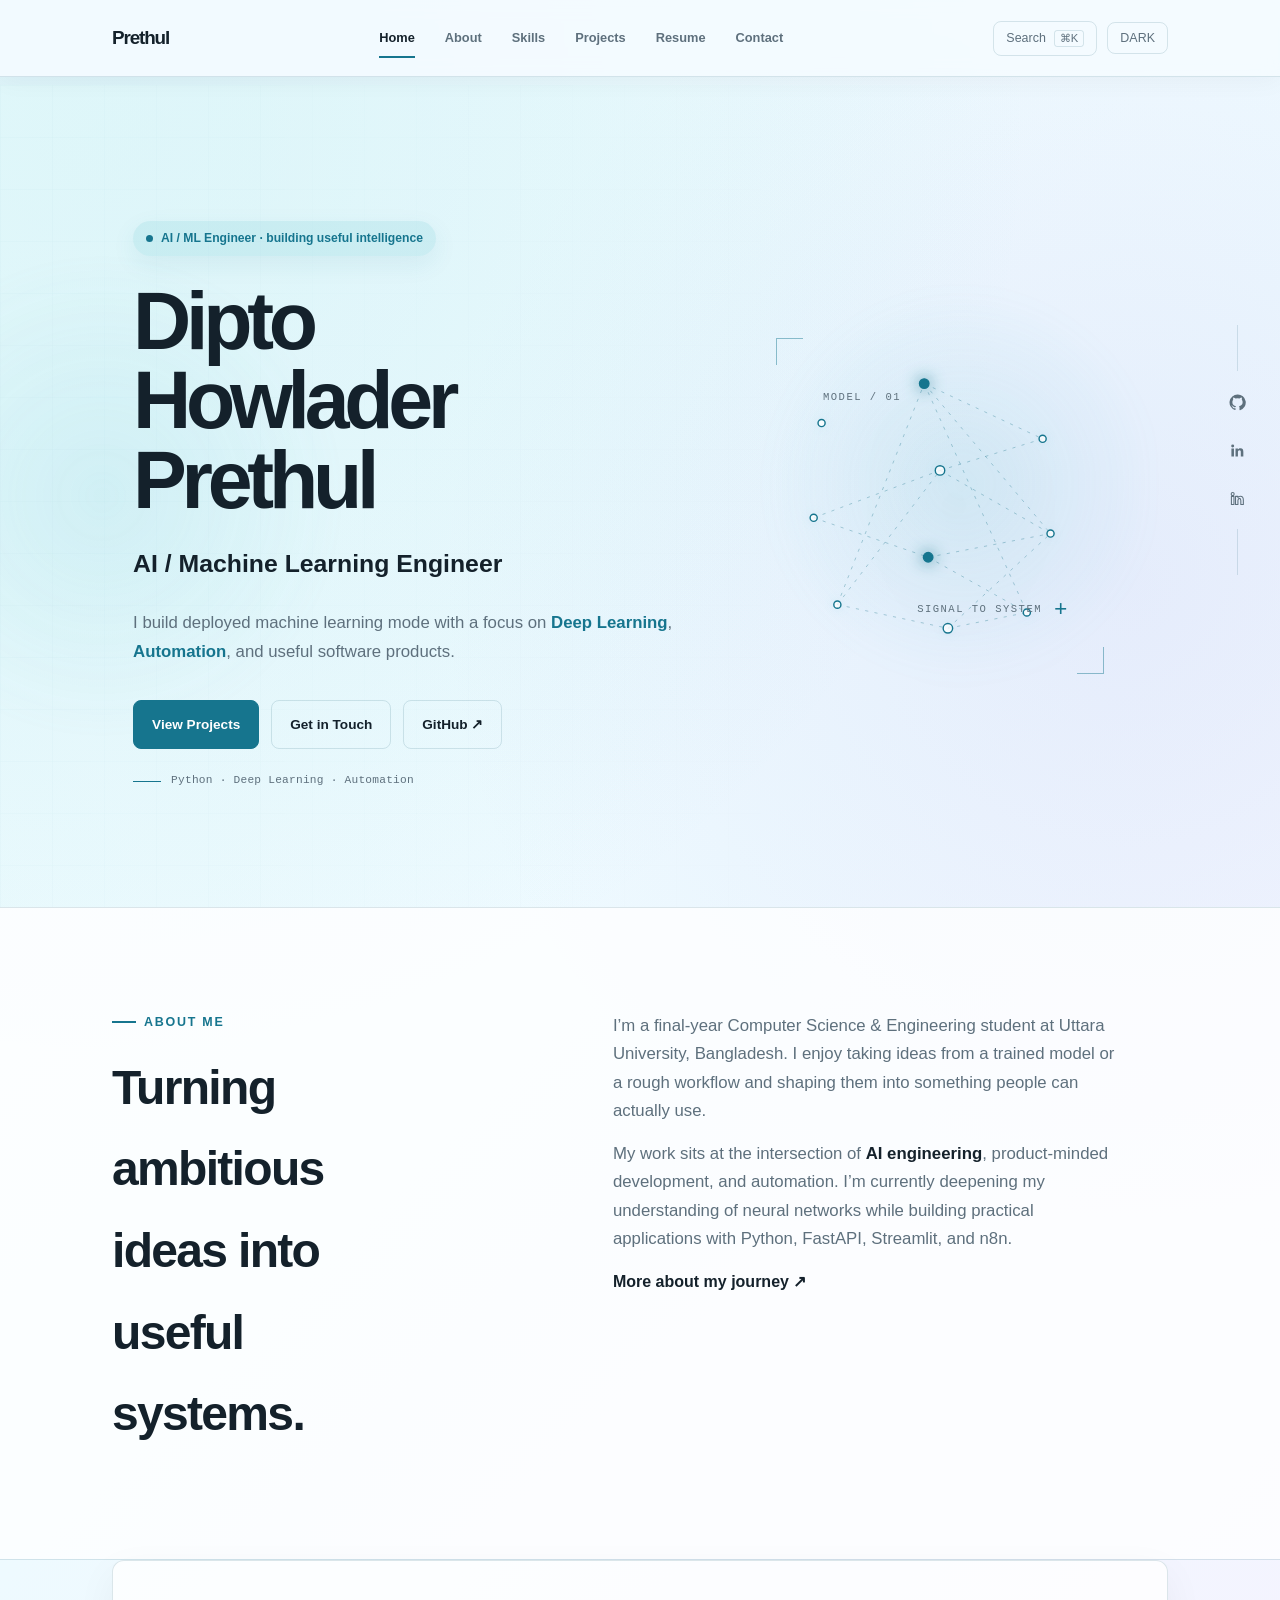
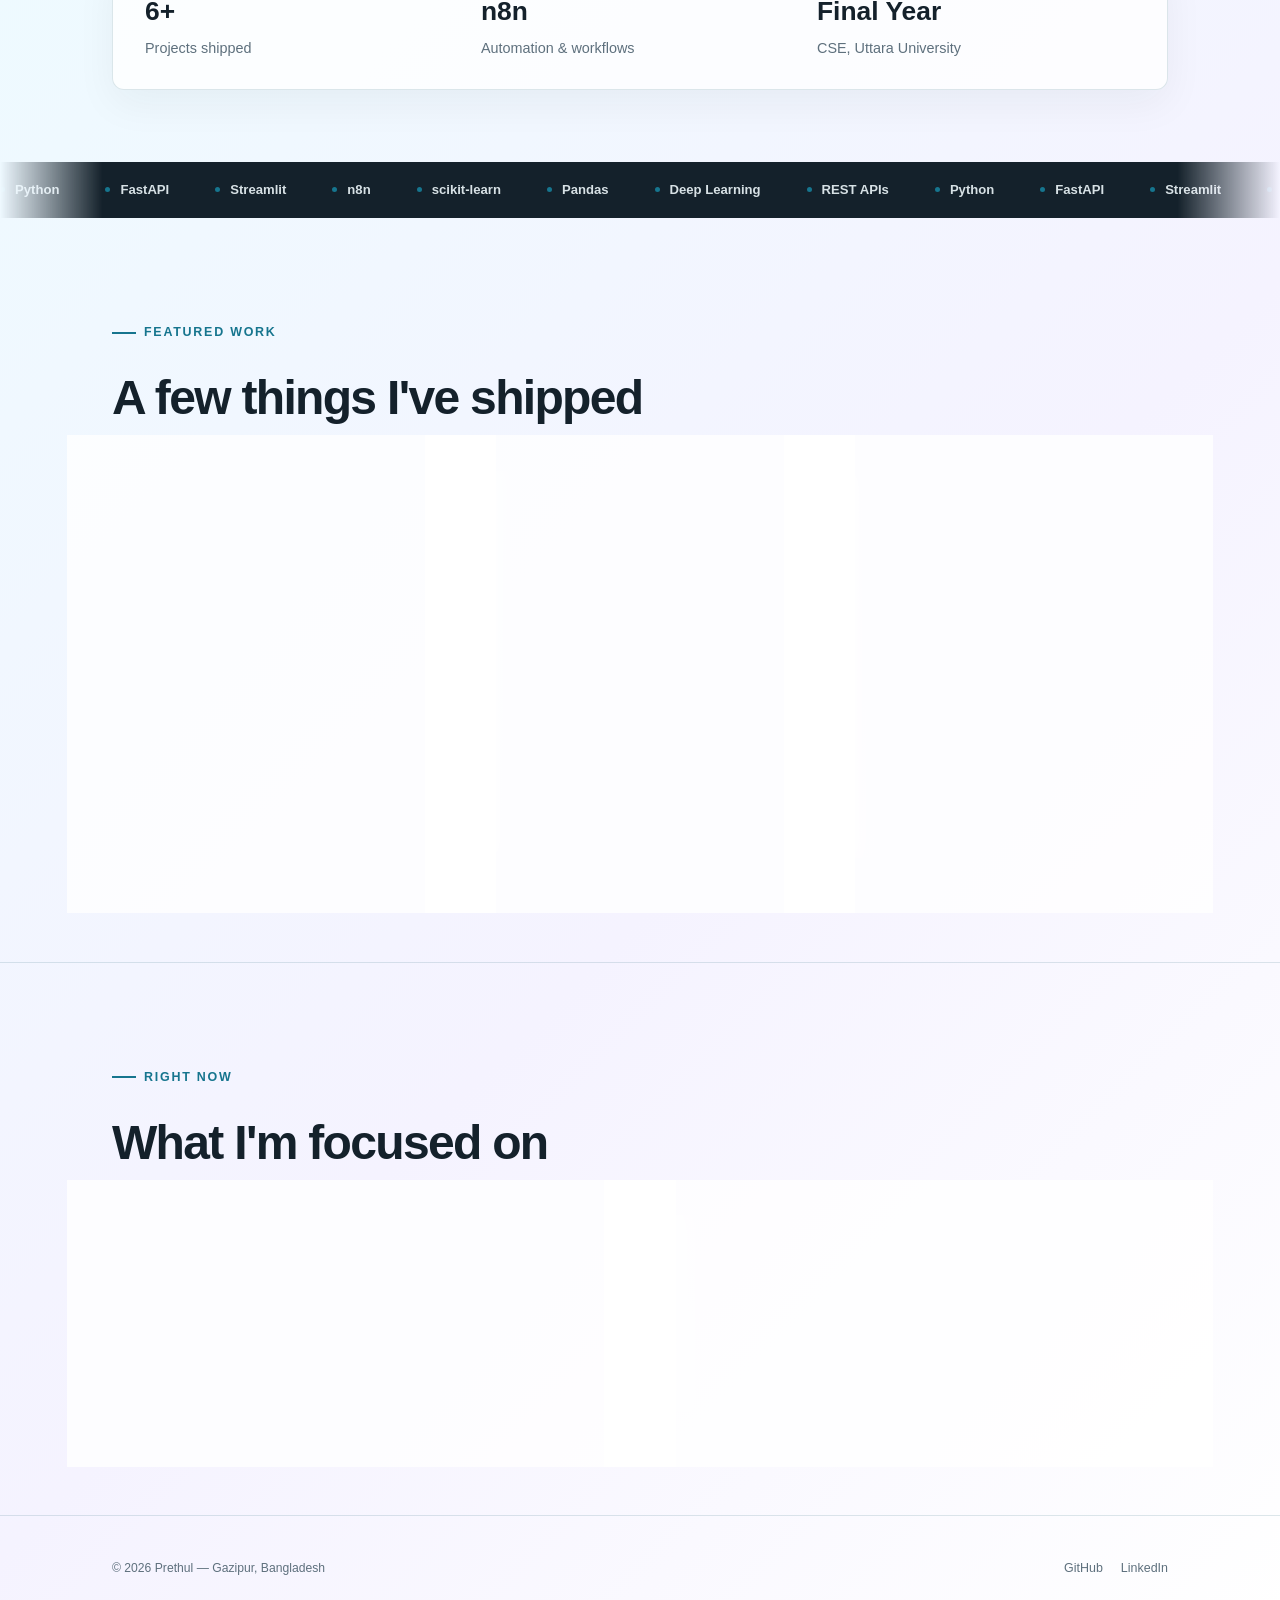
<file: index.html>
<!DOCTYPE html>
<html lang="en">
<head>
<meta charset="UTF-8">
<meta name="viewport" content="width=device-width, initial-scale=1.0">
<title>Prethul — AI/ML Engineer</title>
<meta name="description" content="Prethul — AI/ML Engineer specializing in Deep Learning, Automation, and practical software products.">
<link rel="stylesheet" href="style.css">
</head>
<body>
<div class="scroll-progress" id="scroll-progress"></div>

<header class="site-header">
  <div class="wrap">
    <a class="brand" href="index.html">Prethul</a>
    <nav class="main-nav">
      <a href="index.html">Home</a>
      <a href="about.html">About</a>
      <a href="about.html#skills">Skills</a>
      <a href="projects.html">Projects</a>
      <a href="resume.html">Resume</a>
      <a href="contact.html">Contact</a>
    </nav>
    <div class="header-actions">
      <button id="cmdk-trigger" type="button" aria-label="Open command palette">Search <kbd>⌘K</kbd></button>
      <button id="theme-toggle" type="button" aria-label="Toggle color theme">DARK</button>
      <button id="nav-toggle" class="nav-toggle" type="button" aria-label="Open menu" aria-expanded="false">
        <span></span><span></span><span></span>
      </button>
    </div>
  </div>
</header>

<div class="boot-loader" id="boot-loader">
  <div class="boot-lines">
    <div>&gt; initializing session…</div>
    <div>&gt; loading profile: <span>prethul</span></div>
    <div>&gt; ready.<span class="boot-cursor"></span></div>
  </div>
</div>

<div id="cursor-glow"></div>
<aside class="social-rail" aria-label="Social links">
  <a href="https://github.com/prethul" target="_blank" rel="noopener" aria-label="GitHub" title="GitHub"><svg viewBox="0 0 24 24" aria-hidden="true"><path d="M12 .7a11.3 11.3 0 0 0-3.6 22c.57.1.78-.25.78-.55v-2.16c-3.18.69-3.85-1.34-3.85-1.34-.52-1.32-1.27-1.67-1.27-1.67-1.04-.71.08-.7.08-.7 1.15.08 1.75 1.18 1.75 1.18 1.02 1.75 2.68 1.25 3.33.96.1-.74.4-1.25.73-1.54-2.54-.29-5.2-1.27-5.2-5.66 0-1.25.45-2.27 1.18-3.07-.12-.29-.51-1.45.11-3.02 0 0 .96-.31 3.12 1.17a10.8 10.8 0 0 1 5.68 0c2.16-1.48 3.12-1.17 3.12-1.17.62 1.57.23 2.73.11 3.02.73.8 1.18 1.82 1.18 3.07 0 4.4-2.67 5.36-5.21 5.64.41.36.78 1.08.78 2.18v3.23c0 .3.2.66.79.55A11.3 11.3 0 0 0 12 .7Z"/></svg></a>
  <a href="https://www.linkedin.com/in/dipto-howlader-prethul-603808333/" target="_blank" rel="noopener" aria-label="LinkedIn" title="LinkedIn"><svg viewBox="0 0 24 24" aria-hidden="true"><path d="M5.2 3.6a2.1 2.1 0 1 1 0 4.2 2.1 2.1 0 0 1 0-4.2ZM3.4 9h3.6v11.6H3.4V9Zm5.8 0h3.4v1.58h.05c.47-.9 1.63-1.85 3.35-1.85 3.58 0 4.24 2.36 4.24 5.43v6.44h-3.55v-5.71c0-1.36-.03-3.1-1.89-3.1-1.9 0-2.19 1.48-2.19 3v5.81H9.2V9Z"/></svg></a>
  <a href="https://www.linkedin.com/in/dipto-howlader-prethul-603808333/" target="_blank" rel="noopener" aria-label="LinkedIn" title="LinkedIn"><svg viewBox="0 0 24 24" aria-hidden="true"><path d="M5.2 3.6a2.1 2.1 0 1 1 0 4.2 2.1 2.1 0 0 1 0-4.2ZM3.4 9h3.6v11.6H3.4V9Zm5.8 0h3.4v1.58h.05c.47-.9 1.63-1.85 3.35-1.85 3.58 0 4.24 2.36 4.24 5.43v6.44h-3.55v-5.71c0-1.36-.03-3.1-1.89-3.1-1.9 0-2.19 1.48-2.19 3v5.81H9.2V9Z"/></svg></a>
</aside>

<main>

  <section class="hero-pro">
    <div class="wrap home-hero-wrap">
      <div class="hero-copy">
       
        <span class="badge-pill hero-kicker"><span class="dot"></span>AI / ML Engineer · building useful intelligence</span>
        <h1 class="profile-name">Dipto Howlader Prethul</h1>
        <p class="hero-role">AI / Machine Learning Engineer <span class="accent-text"></span> </p>
        <p class="hero-para">
          I build
          <span id="typewriter" data-phrases='["deployed machine learning models.","n8n automation pipelines.","practical AI for Bangladesh.","FastAPI + Streamlit applications."]'></span>
          with a focus on <strong>Deep Learning</strong>, <strong>Automation</strong>, and useful software products.
        </p>
        <div class="btn-row">
          <a class="btn primary" href="projects.html">View Projects</a>
          <a class="btn" href="contact.html">Get in Touch</a>
          <a class="btn" href="https://github.com/prethul" target="_blank" rel="noopener">GitHub ↗</a>
        </div>
        <div class="hero-proof"><span class="proof-line"></span><span>Python · Deep Learning · Automation</span></div>
      </div>
      <div class="hero-visual" aria-label="Abstract neural network visual">
        <div class="hv-glow"></div>
        <div class="visual-label visual-label-top">MODEL / 01</div>
        <svg id="hv-svg" viewBox="0 0 380 380" role="img" aria-label="Connected neural network nodes"></svg>
        <div class="visual-label visual-label-bottom"><span>signal to system</span><span class="visual-cross">+</span></div>
      </div>
    </div>
  </section>

  <section class="home-intro" id="about">
    <div class="wrap reveal intro-grid">
      <div>
        <p class="eyebrow">about me</p>
        <h2>Turning ambitious ideas into useful systems.</h2>
      </div>
      <div class="intro-copy">
        <p>I’m a final-year Computer Science &amp; Engineering student at Uttara University, Bangladesh. I enjoy taking ideas from a trained model or a rough workflow and shaping them into something people can actually use.</p>
        <p>My work sits at the intersection of <strong>AI engineering</strong>, product-minded development, and automation. I’m currently deepening my understanding of neural networks while building practical applications with Python, FastAPI, Streamlit, and n8n.</p>
        <a class="u-link" href="about.html">More about my journey ↗</a>
      </div>
    </div>
  </section>

  <section style="padding-top:0; padding-bottom: 0;">
    <div class="wrap">
      <div class="stats-row reveal">
        <div class="stat"><b data-count="6" data-suffix="+">0+</b><span>Projects shipped</span></div>
        <div class="stat"><b>n8n</b><span>Automation &amp; workflows</span></div>
        <div class="stat"><b>Final Year</b><span>CSE, Uttara University</span></div>
      </div>
    </div>
  </section>

  <div class="marquee">
    <div class="marquee-track" id="marquee-track">
      <span>Python</span><span>FastAPI</span><span>Streamlit</span><span>n8n</span>
      <span>scikit-learn</span><span>Pandas</span><span>Deep Learning</span><span>REST APIs</span>
      <span>Python</span><span>FastAPI</span><span>Streamlit</span><span>n8n</span>
      <span>scikit-learn</span><span>Pandas</span><span>Deep Learning</span><span>REST APIs</span>
    </div>
  </div>

  <section>
    <div class="wrap reveal">
      <p class="eyebrow">featured work</p>
      <h2>A few things I've shipped</h2>

      <div class="featured-projects">

        <div class="card">
          <img class="project-cover" src="assets/Medi-Hub.png" alt="Medi-Hub project preview" loading="lazy">
          <h3>Medi-Hub</h3>
          <p style="margin-bottom:14px;">AI-automated healthcare booking system built on n8n — chatbot triage, Sheets logging, auto email confirmation.</p>
          <a class="u-link" href="https://medi-hub-ai-automated-booking-system1.onrender.com" target="_blank" rel="noopener">Live demo ↗</a>
        </div>

        <div class="card">
          <img class="project-cover" src="assets/Titanic.png" alt="Titanic Survival Prediction project preview" loading="lazy">
          <h3>Titanic Survival Prediction</h3>
          <p style="margin-bottom:14px;">A classic ML classification model taken from notebook to a live, deployed application.</p>
          <a class="u-link" href="https://titanic-prediction-ai.onrender.com" target="_blank" rel="noopener">Live demo ↗</a>
        </div>

        <div class="card">
          <img class="project-cover" src="assets/piku-AI-shop.png" alt="Piku AI-Shop project preview" loading="lazy">
          <h3>Piku AI-Shop</h3>
          <p style="margin-bottom:14px;">An AI-powered e-commerce experience designed for smooth product discovery and a modern shopping flow.</p>
          <a class="u-link" href="https://piku-ai-shop.vercel.app" target="_blank" rel="noopener">Live demo ↗</a>
        </div>

      </div>
    </div>
  </section>

  <section>
    <div class="wrap reveal">
      <p class="eyebrow">right now</p>
      <h2>What I'm focused on</h2>
      <div style="display:grid; grid-template-columns: repeat(auto-fit, minmax(220px,1fr)); gap:18px;">
        <div class="card">
          <span class="mono-tag">in progress</span>
          <h3 style="margin-top:14px;">Deep Learning</h3>
          <p>Going deeper into neural network theory and training mechanics behind the models I've deployed.</p>
        </div>
        <div class="card">
          <span class="mono-tag">in progress</span>
          <h3 style="margin-top:14px;">Automation</h3>
          <p>Building more advanced, production-grade n8n workflows and API-driven pipelines.</p>
        </div>
      </div>
    </div>
  </section>

</main>

<footer>
  <div class="wrap">
    <p>© 2026 Prethul — Gazipur, Bangladesh</p>
    <div class="socials">
      <a href="https://github.com/prethul" target="_blank" rel="noopener">GitHub</a>
      <a href="https://www.linkedin.com/in/dipto-howlader-prethul-603808333/" target="_blank" rel="noopener">LinkedIn</a>
    </div>
  </div>
</footer>

<div class="cmdk-overlay" id="cmdk-overlay">
  <div class="cmdk-box" role="dialog" aria-modal="true" aria-label="Command palette">
    <input type="text" id="cmdk-input" placeholder="Type a command…" autocomplete="off">
    <ul class="cmdk-list" id="cmdk-list"></ul>
    <div class="cmdk-hint">
      <span>↑↓ navigate</span><span>↵ select</span><span>esc close</span>
    </div>
  </div>
</div>

<script src="script.js"></script>
</body>
</html>
</file>
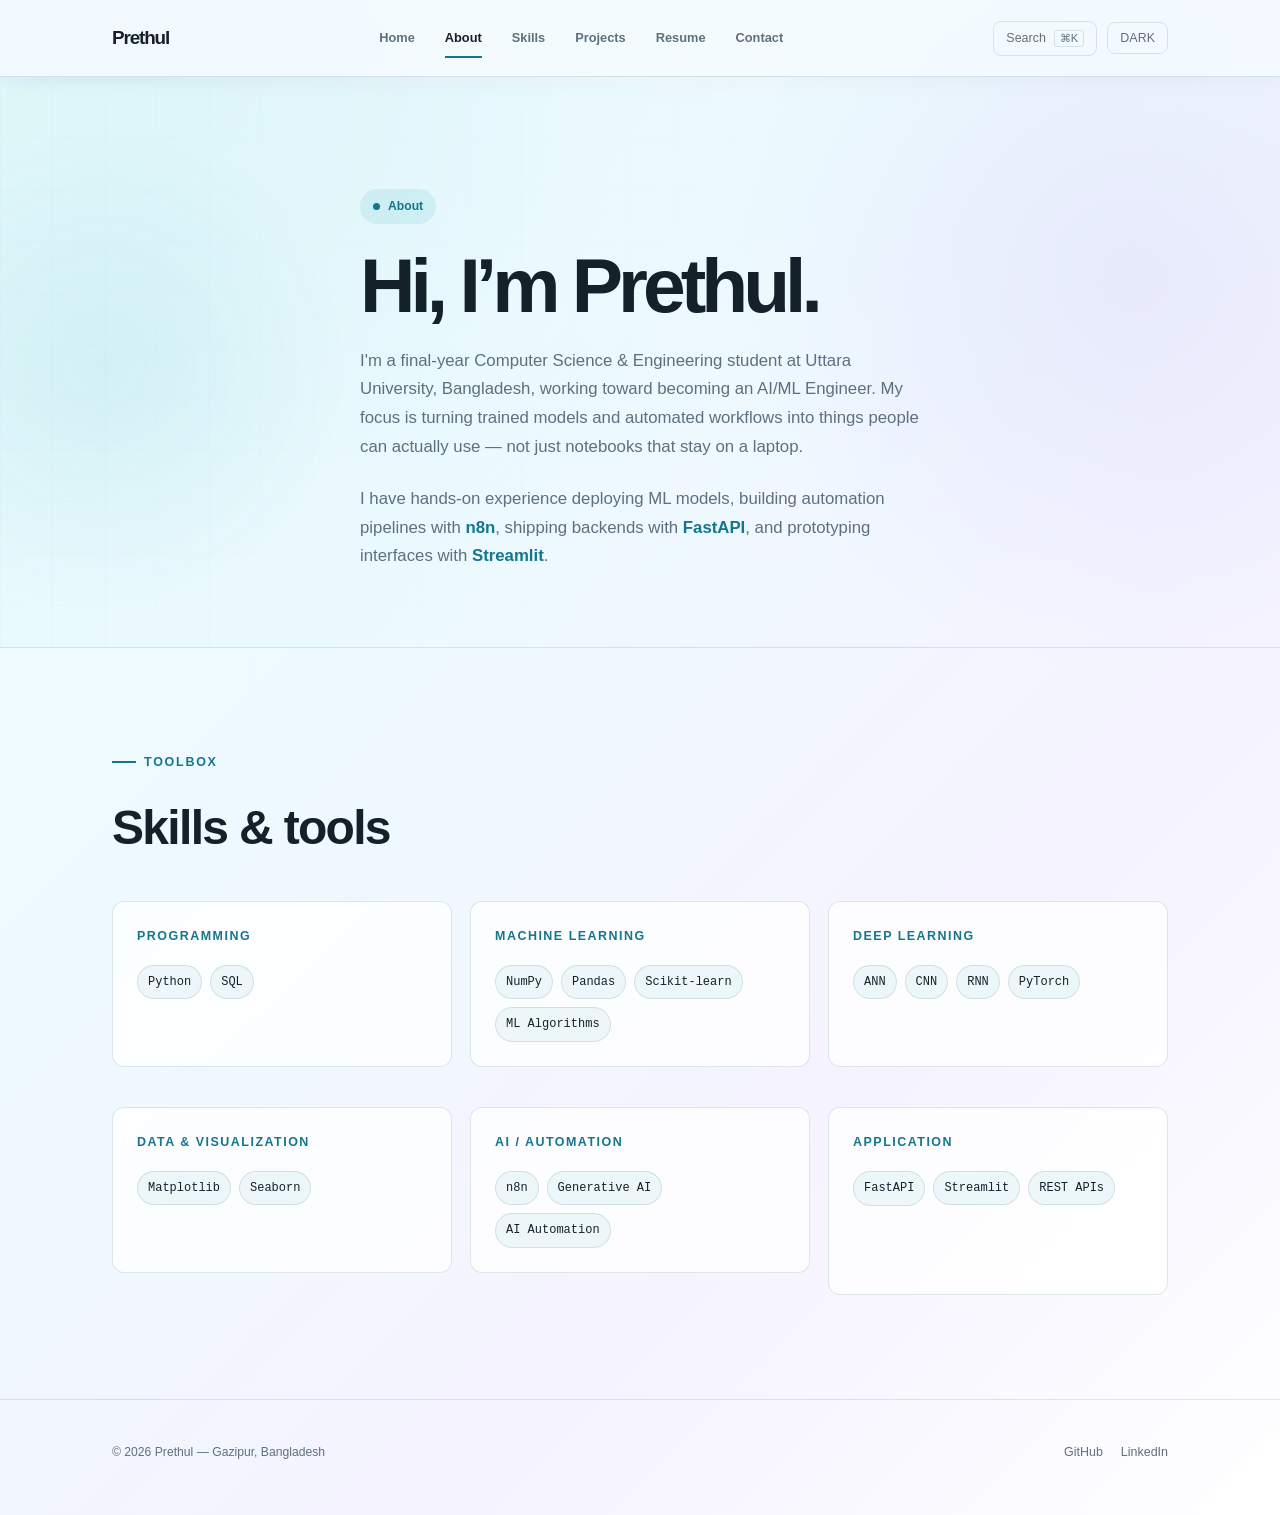
<file: about.html>
<!DOCTYPE html>
<html lang="en">
<head>
<meta charset="UTF-8"><meta name="viewport" content="width=device-width, initial-scale=1.0">
<title>About — Prethul</title><link rel="stylesheet" href="style.css">
</head>
<body>
<div class="scroll-progress" id="scroll-progress"></div>
<header class="site-header"><div class="wrap"><a class="brand" href="index.html">Prethul</a><nav class="main-nav"><a href="index.html">Home</a><a href="about.html">About</a><a href="about.html#skills">Skills</a><a href="projects.html">Projects</a><a href="resume.html">Resume</a><a href="contact.html">Contact</a></nav><div class="header-actions"><button id="cmdk-trigger" type="button" aria-label="Open command palette">Search <kbd>⌘K</kbd></button><button id="theme-toggle" type="button" aria-label="Toggle color theme">DARK</button><button id="nav-toggle" class="nav-toggle" type="button" aria-label="Open menu" aria-expanded="false"><span></span><span></span><span></span></button></div></div></header>
<div class="boot-loader" id="boot-loader"><div class="boot-lines"><div>&gt; initializing session…</div><div>&gt; loading profile: <span>prethul</span></div><div>&gt; ready.<span class="boot-cursor"></span></div></div></div>
<main>
  <section class="hero-pro compact"><div class="wrap"><div class="hero-copy"><span class="badge-pill"><span class="dot"></span>About</span><h1 class="hero-title">Hi, I’m Prethul.</h1><p class="hero-para">I'm a final-year Computer Science &amp; Engineering student at Uttara University, Bangladesh, working toward becoming an AI/ML Engineer. My focus is turning trained models and automated workflows into things people can actually use — not just notebooks that stay on a laptop.</p><p class="hero-para">I have hands-on experience deploying ML models, building automation pipelines with <strong>n8n</strong>, shipping backends with <strong>FastAPI</strong>, and prototyping interfaces with <strong>Streamlit</strong>.</p></div></div></section>
  <section id="skills"><div class="wrap reveal"><p class="eyebrow">toolbox</p><h2>Skills &amp; tools</h2><div class="skills-grid">
    <div class="skill-group"><h3>Programming</h3><div class="skill-chips"><span>Python</span><span>SQL</span></div></div>
    <div class="skill-group"><h3>Machine Learning</h3><div class="skill-chips"><span>NumPy</span><span>Pandas</span><span>Scikit-learn</span><span>ML Algorithms</span></div></div>
    <div class="skill-group"><h3>Deep Learning</h3><div class="skill-chips"><span>ANN</span><span>CNN</span><span>RNN</span><span>PyTorch</span></div></div>
    <div class="skill-group"><h3>Data &amp; Visualization</h3><div class="skill-chips"><span>Matplotlib</span><span>Seaborn</span></div></div>
    <div class="skill-group"><h3>AI / Automation</h3><div class="skill-chips"><span>n8n</span><span>Generative AI</span><span>AI Automation</span></div></div>
    <div class="skill-group"><h3>Application</h3><div class="skill-chips"><span>FastAPI</span><span>Streamlit</span><span>REST APIs</span></div></div>
  </div></div></section>
</main>
<footer><div class="wrap"><p>© 2026 Prethul — Gazipur, Bangladesh</p><div class="socials"><a href="https://github.com/prethul" target="_blank" rel="noopener">GitHub</a><a href="https://www.linkedin.com/in/dipto-howlader-prethul-603808333/" target="_blank" rel="noopener">LinkedIn</a></div></div></footer>
<div class="cmdk-overlay" id="cmdk-overlay"><div class="cmdk-box" role="dialog" aria-modal="true" aria-label="Command palette"><input type="text" id="cmdk-input" placeholder="Type a command…" autocomplete="off"><ul class="cmdk-list" id="cmdk-list"></ul><div class="cmdk-hint"><span>↑↓ navigate</span><span>↵ select</span><span>esc close</span></div></div></div>
<script src="script.js"></script>
</body></html>
</file>
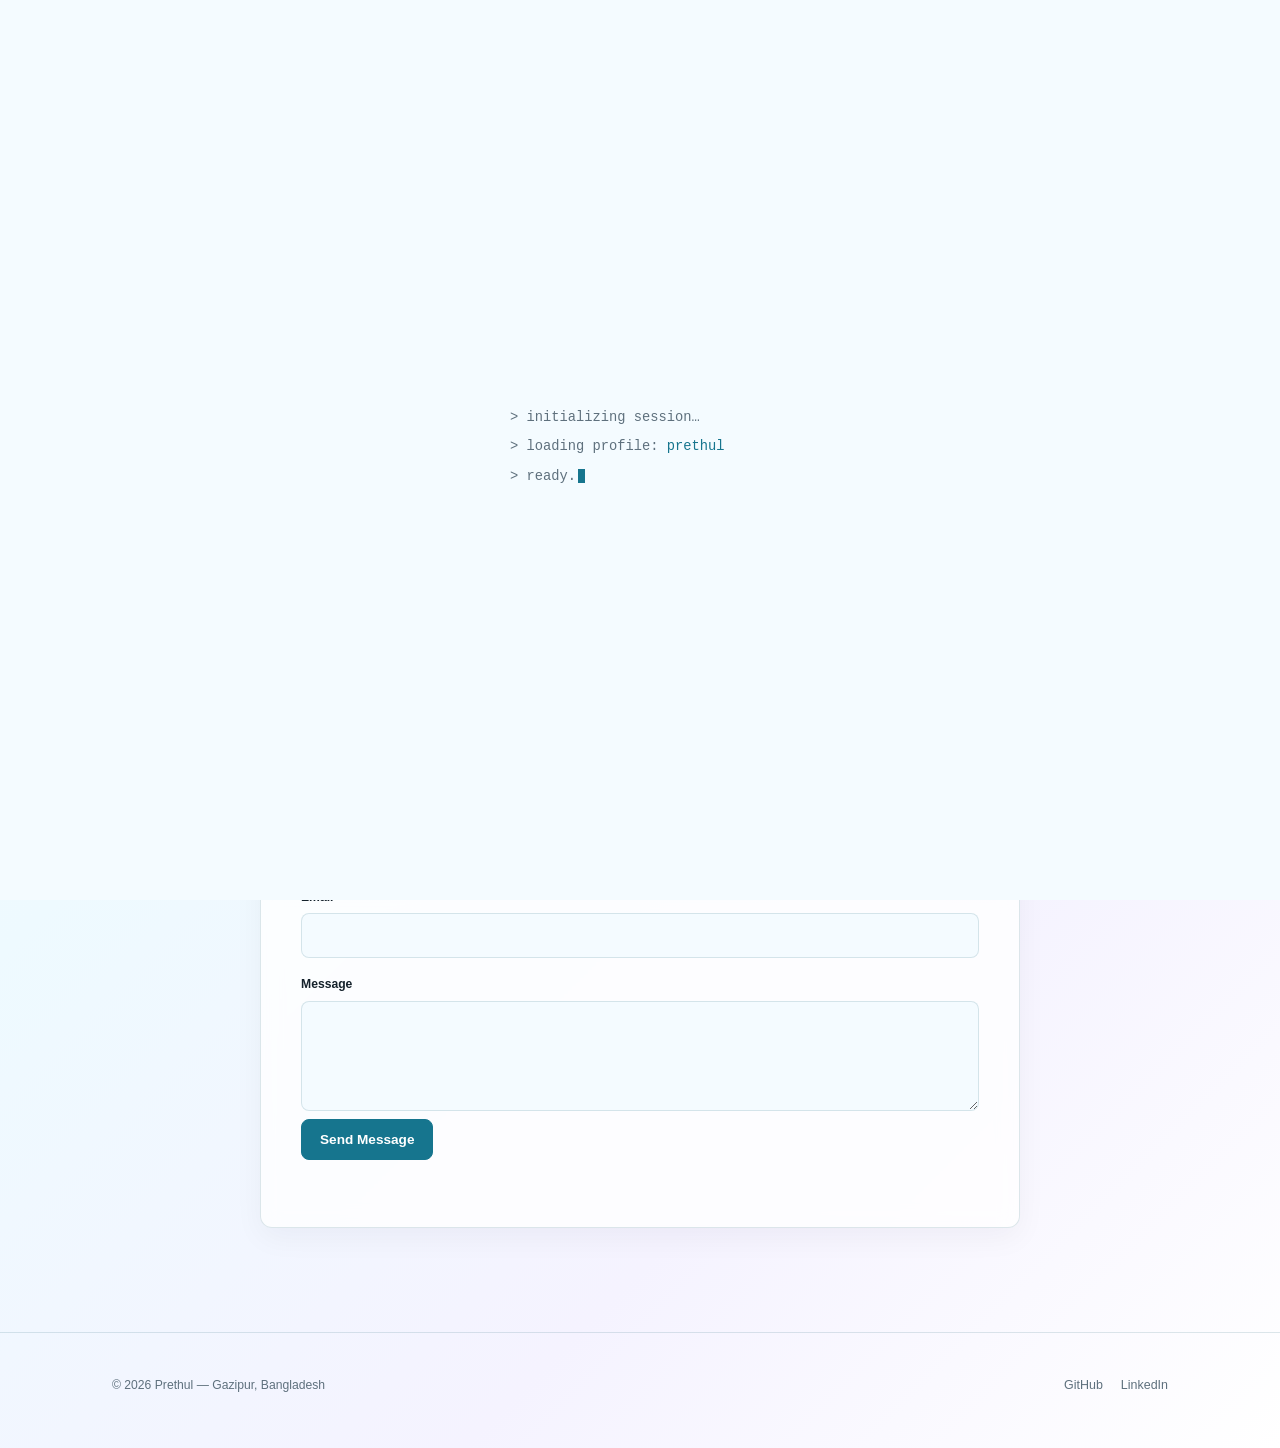
<file: contact.html>
<!DOCTYPE html>
<html lang="en">
<head>
<meta charset="UTF-8">
<meta name="viewport" content="width=device-width, initial-scale=1.0">
<title>Contact — Prethul</title>
<link rel="stylesheet" href="style.css">
</head>
<body>
<div class="scroll-progress" id="scroll-progress"></div>

<header class="site-header">
  <div class="wrap">
    <a class="brand" href="index.html">Prethul</a>
    <nav class="main-nav">
      <a href="index.html">Home</a>
      <a href="about.html">About</a>
      <a href="about.html#skills">Skills</a>
      <a href="projects.html">Projects</a>
      <a href="resume.html">Resume</a>
      <a href="contact.html">Contact</a>
    </nav>
    <div class="header-actions">
      <button id="cmdk-trigger" type="button" aria-label="Open command palette">Search <kbd>⌘K</kbd></button>
      <button id="theme-toggle" type="button" aria-label="Toggle color theme">DARK</button>
      <button id="nav-toggle" class="nav-toggle" type="button" aria-label="Open menu" aria-expanded="false">
        <span></span><span></span><span></span>
      </button>
    </div>
  </div>
</header>

<div class="boot-loader" id="boot-loader">
  <div class="boot-lines">
    <div>&gt; initializing session…</div>
    <div>&gt; loading profile: <span>prethul</span></div>
    <div>&gt; ready.<span class="boot-cursor"></span></div>
  </div>
</div>

<div id="cursor-glow"></div>

<main>

  <section class="hero-pro compact" style="text-align:center;">
    <div class="wrap">
      <div class="hero-copy" style="margin: 0 auto;">
        <span class="badge-pill" style="justify-content:center;"><span class="dot"></span>Get in touch</span>
        <h1 class="hero-title" style="font-size: clamp(2rem, 5vw, 3.2rem);">Let's build something.</h1>
        <p class="hero-para" style="margin: 16px auto 0;">
          Open to AI/ML internships, automation projects, and interesting problems worth solving.
        </p>

        <div class="btn-row" style="justify-content:center; margin-top: 36px;">
          <a class="btn primary" href="https://www.linkedin.com/in/dipto-howlader-prethul-603808333/" target="_blank" rel="noopener">Message on LinkedIn ↗</a>
          <a class="btn" href="https://www.linkedin.com/in/dipto-howlader-prethul-603808333/" target="_blank" rel="noopener">LinkedIn ↗</a>
          <a class="btn" href="https://github.com/prethul" target="_blank" rel="noopener">GitHub ↗</a>
        </div>

        <p style="margin-top: 40px; font-family: var(--mono); font-size: 0.82rem;">
          Gazipur, Dhaka Division, Bangladesh
        </p>

        <div class="divider-or">or send a message directly</div>
      </div>
    </div>
  </section>

  <section style="padding-top:0;">
    <div class="wrap reveal">
      <div class="card contact-form-card">
        <form id="contact-form" novalidate>
          <div class="form-row">
            <label for="cf-name">Name</label>
            <input type="text" id="cf-name" name="name" autocomplete="name" required>
          </div>
          <div class="form-row">
            <label for="cf-email">Email</label>
            <input type="email" id="cf-email" name="email" autocomplete="email" required>
          </div>
          <div class="form-row">
            <label for="cf-message">Message</label>
            <textarea id="cf-message" name="message" required></textarea>
          </div>
          <button type="submit" class="form-submit">Send Message</button>
          <p class="form-status" id="form-status"></p>
        </form>
      </div>
    </div>
  </section>

</main>

<footer>
  <div class="wrap">
    <p>© 2026 Prethul — Gazipur, Bangladesh</p>
    <div class="socials">
      <a href="https://github.com/prethul" target="_blank" rel="noopener">GitHub</a>
      <a href="https://www.linkedin.com/in/dipto-howlader-prethul-603808333/" target="_blank" rel="noopener">LinkedIn</a>
    </div>
  </div>
</footer>

<div class="cmdk-overlay" id="cmdk-overlay">
  <div class="cmdk-box" role="dialog" aria-modal="true" aria-label="Command palette">
    <input type="text" id="cmdk-input" placeholder="Type a command…" autocomplete="off">
    <ul class="cmdk-list" id="cmdk-list"></ul>
    <div class="cmdk-hint">
      <span>↑↓ navigate</span><span>↵ select</span><span>esc close</span>
    </div>
  </div>
</div>

<script src="script.js"></script>
</body>
</html>
</file>
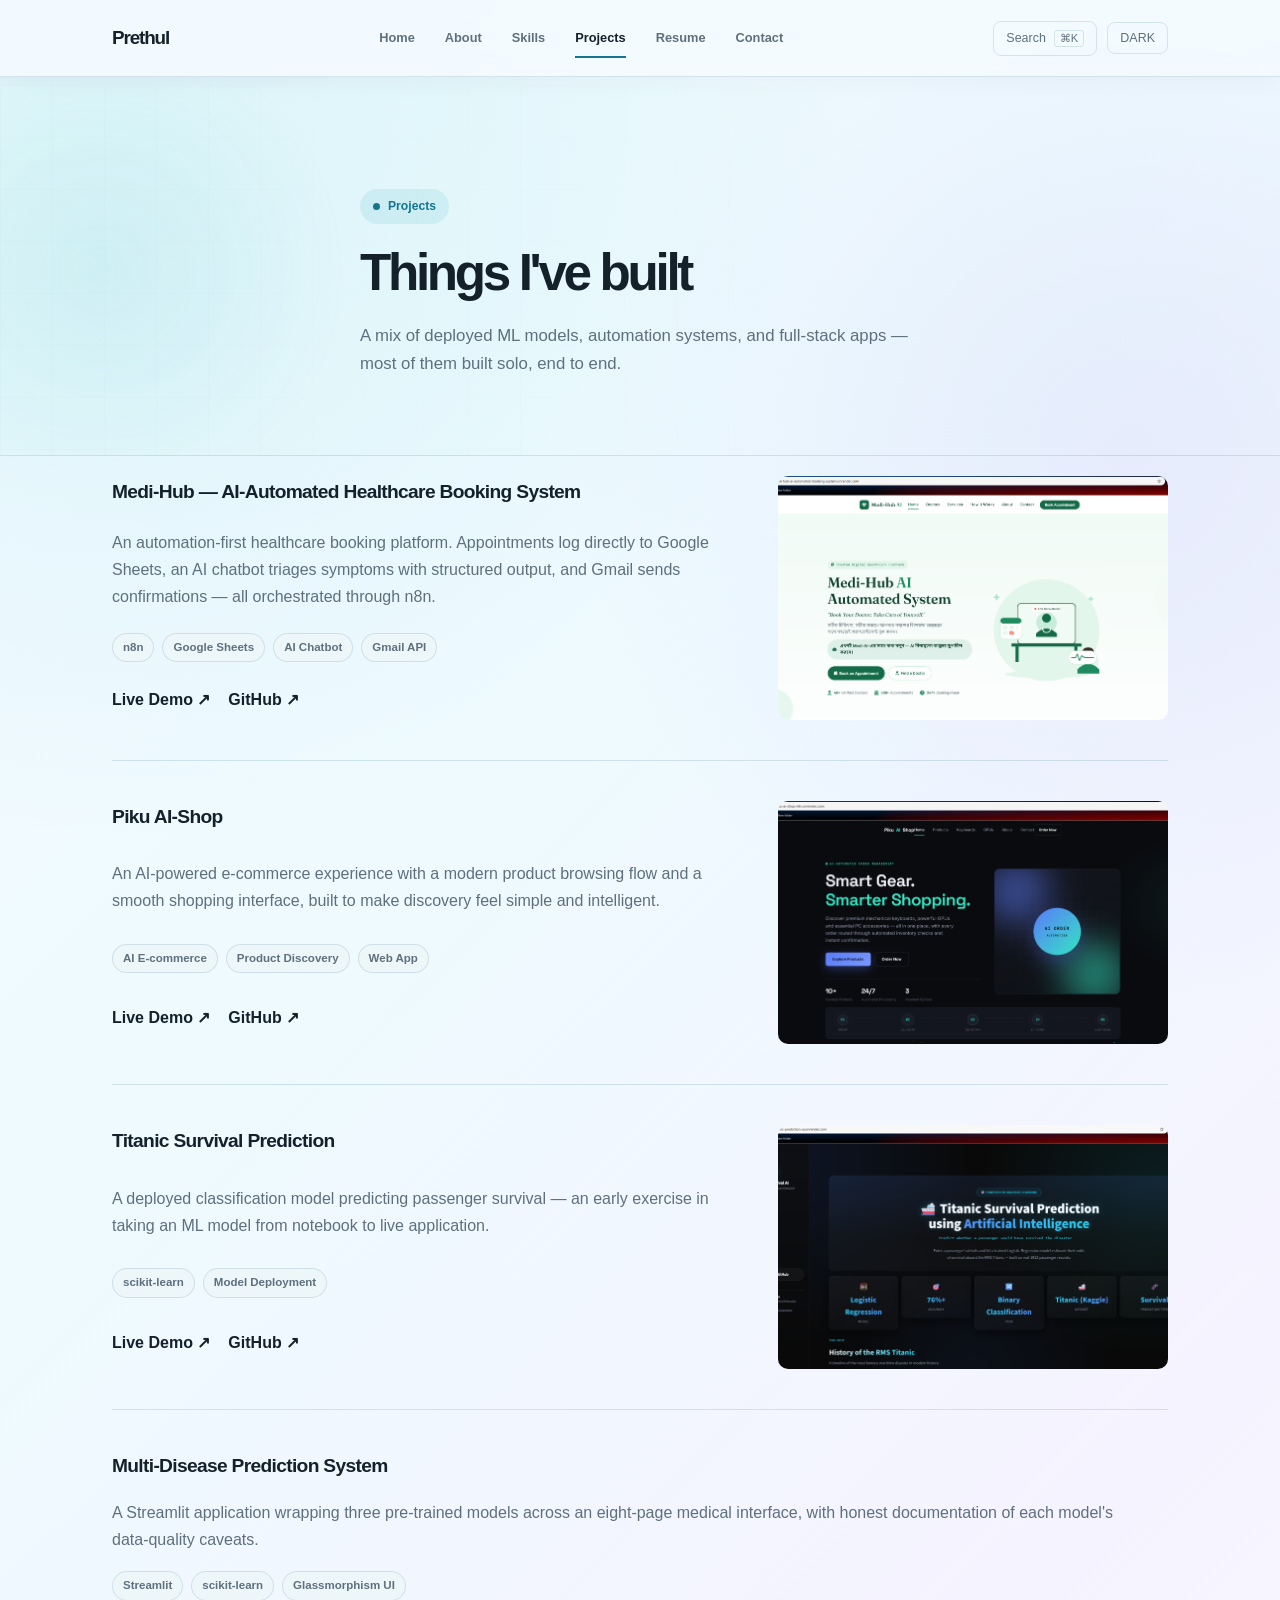
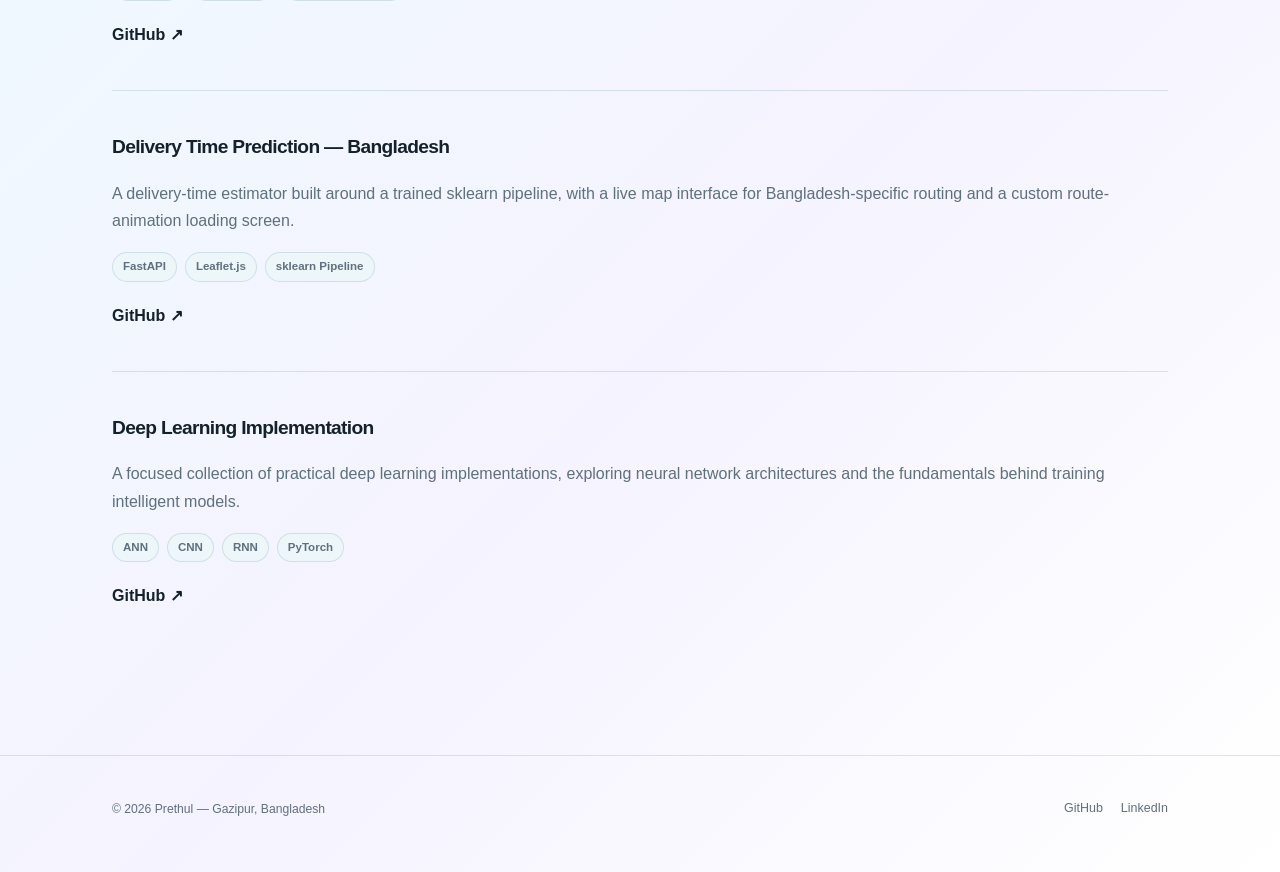
<file: projects.html>
<!DOCTYPE html>
<html lang="en">
<head>
<meta charset="UTF-8"><meta name="viewport" content="width=device-width, initial-scale=1.0">
<title>Projects — Prethul</title><link rel="stylesheet" href="style.css">
<style>.project{display:grid;grid-template-columns:1fr;gap:10px;padding:30px 0;border-bottom:1px solid var(--line)}.project:first-child{padding-top:0}.project:last-child{border-bottom:none}.project-tags{display:flex;gap:8px;flex-wrap:wrap;margin:8px 0 4px}.project-links{display:flex;gap:18px;margin-top:6px}.project-list .project h3{margin-top:0}</style>
</head><body>
<div class="scroll-progress" id="scroll-progress"></div>
<header class="site-header"><div class="wrap"><a class="brand" href="index.html">Prethul</a><nav class="main-nav"><a href="index.html">Home</a><a href="about.html">About</a><a href="about.html#skills">Skills</a><a href="projects.html">Projects</a><a href="resume.html">Resume</a><a href="contact.html">Contact</a></nav><div class="header-actions"><button id="cmdk-trigger" type="button" aria-label="Open command palette">Search <kbd>⌘K</kbd></button><button id="theme-toggle" type="button" aria-label="Toggle color theme">DARK</button><button id="nav-toggle" class="nav-toggle" type="button" aria-label="Open menu" aria-expanded="false"><span></span><span></span><span></span></button></div></div></header>
<div class="boot-loader" id="boot-loader"><div class="boot-lines"><div>&gt; initializing session…</div><div>&gt; loading profile: <span>prethul</span></div><div>&gt; ready.<span class="boot-cursor"></span></div></div></div><div id="cursor-glow"></div>
<main><section class="hero-pro compact"><div class="wrap"><div class="hero-copy"><span class="badge-pill"><span class="dot"></span>Projects</span><h1 class="hero-title" style="font-size:clamp(2rem,5vw,3.2rem);">Things I've built</h1><p class="hero-para">A mix of deployed ML models, automation systems, and full-stack apps — most of them built solo, end to end.</p></div></div></section>
<section style="padding-top:0"><div class="wrap reveal project-list">
<div class="project"><img class="project-cover" src="assets/Medi-Hub.png" alt="Medi-Hub project preview" loading="lazy"><h3>Medi-Hub — AI-Automated Healthcare Booking System</h3><p>An automation-first healthcare booking platform. Appointments log directly to Google Sheets, an AI chatbot triages symptoms with structured output, and Gmail sends confirmations — all orchestrated through n8n.</p><div class="project-tags"><span class="mono-tag">n8n</span><span class="mono-tag">Google Sheets</span><span class="mono-tag">AI Chatbot</span><span class="mono-tag">Gmail API</span></div><div class="project-links"><a class="u-link" href="https://medi-hub-ai-automated-booking-system1.onrender.com" target="_blank" rel="noopener">Live Demo ↗</a><a class="u-link" href="https://github.com/prethul" target="_blank" rel="noopener">GitHub ↗</a></div></div>
<div class="project"><img class="project-cover" src="assets/piku-AI-shop.png" alt="Piku AI-Shop project preview" loading="lazy"><h3>Piku AI-Shop</h3><p>An AI-powered e-commerce experience with a modern product browsing flow and a smooth shopping interface, built to make discovery feel simple and intelligent.</p><div class="project-tags"><span class="mono-tag">AI E-commerce</span><span class="mono-tag">Product Discovery</span><span class="mono-tag">Web App</span></div><div class="project-links"><a class="u-link" href="https://piku-ai-shop.vercel.app" target="_blank" rel="noopener">Live Demo ↗</a><a class="u-link" href="https://github.com/prethul/Piku-AI-shop" target="_blank" rel="noopener">GitHub ↗</a></div></div>
<div class="project"><img class="project-cover" src="assets/Titanic.png" alt="Titanic Survival Prediction project preview" loading="lazy"><h3>Titanic Survival Prediction</h3><p>A deployed classification model predicting passenger survival — an early exercise in taking an ML model from notebook to live application.</p><div class="project-tags"><span class="mono-tag">scikit-learn</span><span class="mono-tag">Model Deployment</span></div><div class="project-links"><a class="u-link" href="https://titanic-prediction-ai.onrender.com" target="_blank" rel="noopener">Live Demo ↗</a><a class="u-link" href="https://github.com/prethul" target="_blank" rel="noopener">GitHub ↗</a></div></div>
<div class="project"><h3>Multi-Disease Prediction System</h3><p>A Streamlit application wrapping three pre-trained models across an eight-page medical interface, with honest documentation of each model's data-quality caveats.</p><div class="project-tags"><span class="mono-tag">Streamlit</span><span class="mono-tag">scikit-learn</span><span class="mono-tag">Glassmorphism UI</span></div><div class="project-links"><a class="u-link" href="https://github.com/prethul" target="_blank" rel="noopener">GitHub ↗</a></div></div>
<div class="project"><h3>Delivery Time Prediction — Bangladesh</h3><p>A delivery-time estimator built around a trained sklearn pipeline, with a live map interface for Bangladesh-specific routing and a custom route-animation loading screen.</p><div class="project-tags"><span class="mono-tag">FastAPI</span><span class="mono-tag">Leaflet.js</span><span class="mono-tag">sklearn Pipeline</span></div><div class="project-links"><a class="u-link" href="https://github.com/prethul" target="_blank" rel="noopener">GitHub ↗</a></div></div>
<div class="project"><h3>Deep Learning Implementation</h3><p>A focused collection of practical deep learning implementations, exploring neural network architectures and the fundamentals behind training intelligent models.</p><div class="project-tags"><span class="mono-tag">ANN</span><span class="mono-tag">CNN</span><span class="mono-tag">RNN</span><span class="mono-tag">PyTorch</span></div><div class="project-links"><a class="u-link" href="https://github.com/prethul/Deep-Learning" target="_blank" rel="noopener">GitHub ↗</a></div></div>
</div></section></main>
<footer><div class="wrap"><p>© 2026 Prethul — Gazipur, Bangladesh</p><div class="socials"><a href="https://github.com/prethul" target="_blank" rel="noopener">GitHub</a><a href="https://www.linkedin.com/in/dipto-howlader-prethul-603808333/" target="_blank" rel="noopener">LinkedIn</a></div></div></footer>
<div class="cmdk-overlay" id="cmdk-overlay"><div class="cmdk-box" role="dialog" aria-modal="true" aria-label="Command palette"><input type="text" id="cmdk-input" placeholder="Type a command…" autocomplete="off"><ul class="cmdk-list" id="cmdk-list"></ul><div class="cmdk-hint"><span>↑↓ navigate</span><span>↵ select</span><span>esc close</span></div></div></div><script src="script.js"></script></body></html>
</file>
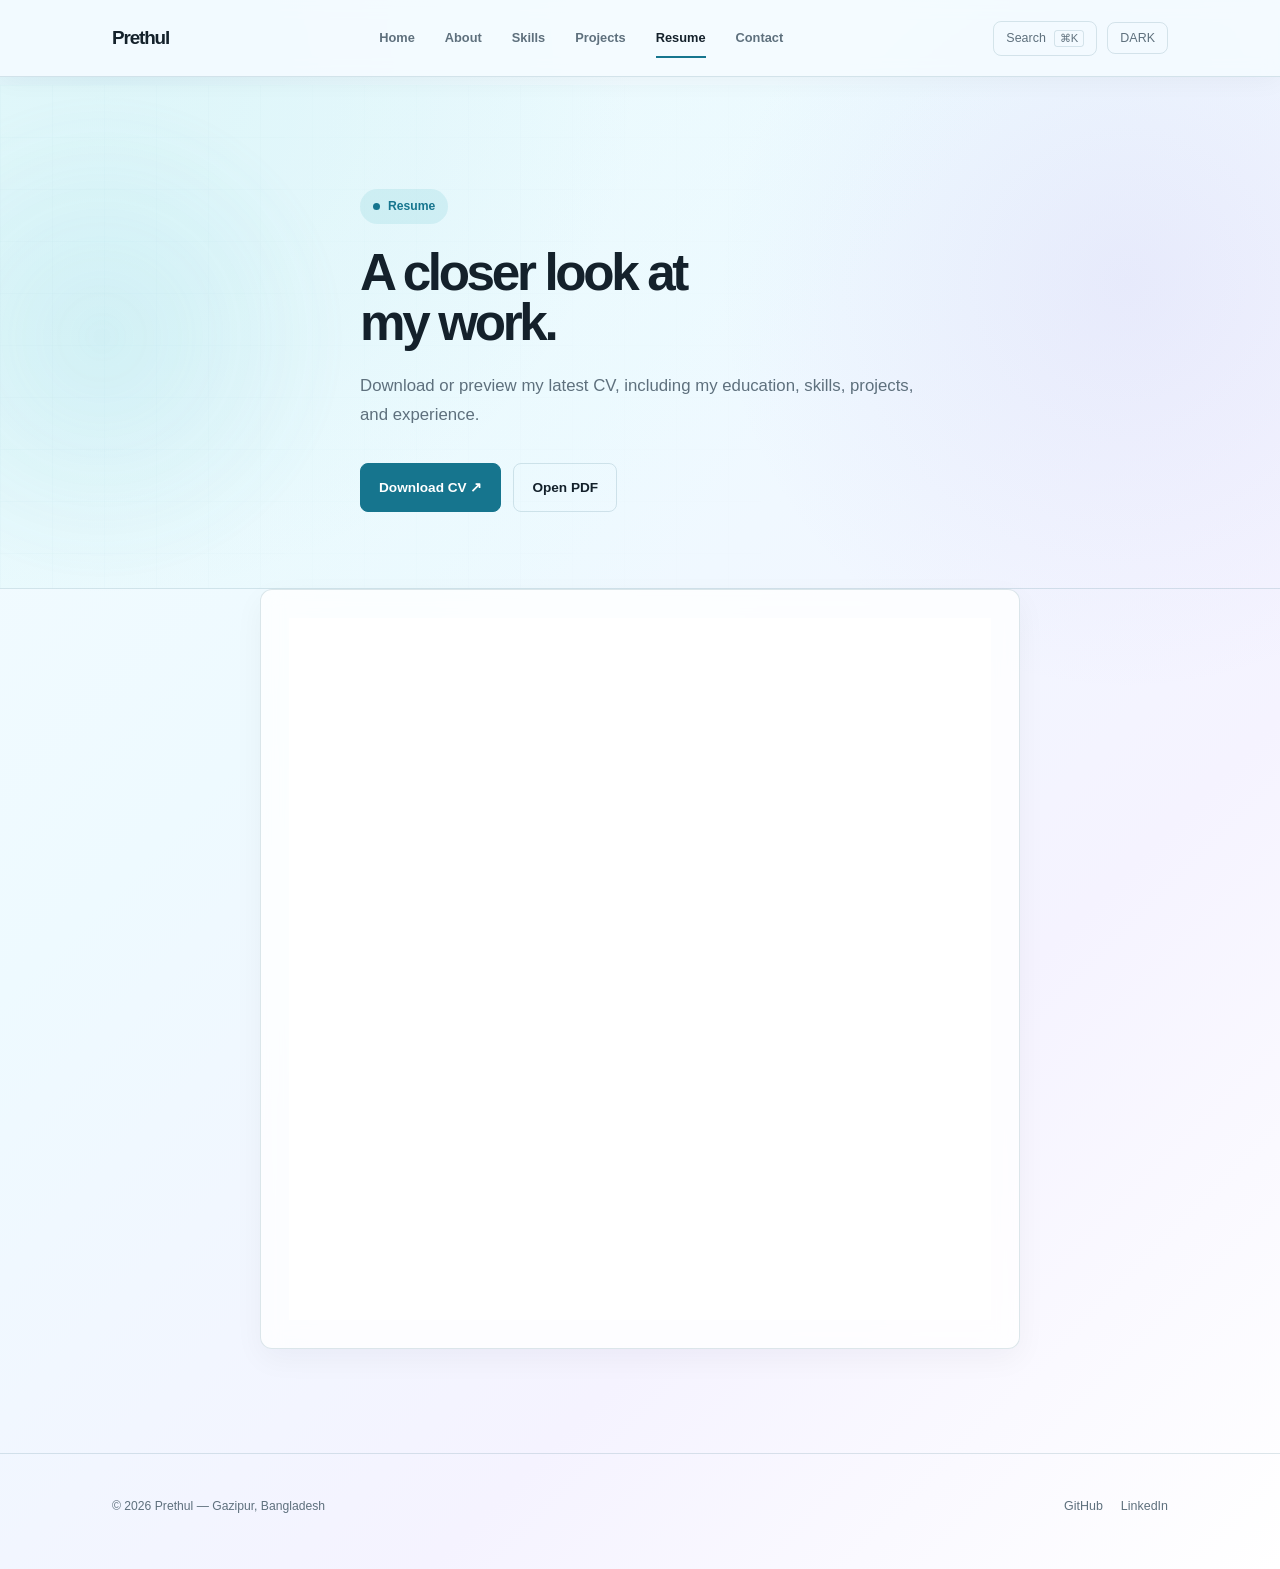
<file: resume.html>
<!DOCTYPE html>
<html lang="en">
<head>
<meta charset="UTF-8"><meta name="viewport" content="width=device-width, initial-scale=1.0">
<title>Resume — Prethul</title><link rel="stylesheet" href="style.css">
</head><body>
<div class="scroll-progress" id="scroll-progress"></div>
<header class="site-header"><div class="wrap"><a class="brand" href="index.html">Prethul</a><nav class="main-nav"><a href="index.html">Home</a><a href="about.html">About</a><a href="about.html#skills">Skills</a><a href="projects.html">Projects</a><a href="resume.html">Resume</a><a href="contact.html">Contact</a></nav><div class="header-actions"><button id="cmdk-trigger" type="button" aria-label="Open command palette">Search <kbd>⌘K</kbd></button><button id="theme-toggle" type="button" aria-label="Toggle color theme">DARK</button><button id="nav-toggle" class="nav-toggle" type="button" aria-label="Open menu" aria-expanded="false"><span></span><span></span><span></span></button></div></div></header>
<div class="boot-loader" id="boot-loader"><div class="boot-lines"><div>&gt; initializing session…</div><div>&gt; loading profile: <span>prethul</span></div><div>&gt; ready.<span class="boot-cursor"></span></div></div></div><div id="cursor-glow"></div>
<main><section class="hero-pro compact"><div class="wrap"><div class="hero-copy"><span class="badge-pill"><span class="dot"></span>Resume</span><h1 class="hero-title" style="font-size:clamp(2rem,5vw,3.2rem);">A closer look at my work.</h1><p class="hero-para">Download or preview my latest CV, including my education, skills, projects, and experience.</p><div class="btn-row"><a class="btn primary" href="assets/Dipto_Howlader_Prethul_CV_Updated.pdf" download>Download CV ↗</a><a class="btn" href="assets/Dipto_Howlader_Prethul_CV_Updated.pdf" target="_blank" rel="noopener">Open PDF</a></div></div></div></section>
<section style="padding-top:0"><div class="wrap reveal"><div class="resume-preview card"><iframe src="assets/Dipto_Howlader_Prethul_CV_Updated.pdf" title="Prethul CV"></iframe></div></div></section></main>
<footer><div class="wrap"><p>© 2026 Prethul — Gazipur, Bangladesh</p><div class="socials"><a href="https://github.com/prethul" target="_blank" rel="noopener">GitHub</a><a href="https://www.linkedin.com/in/dipto-howlader-prethul-603808333/" target="_blank" rel="noopener">LinkedIn</a></div></div></footer>
<div class="cmdk-overlay" id="cmdk-overlay"><div class="cmdk-box" role="dialog" aria-modal="true" aria-label="Command palette"><input type="text" id="cmdk-input" placeholder="Type a command…" autocomplete="off"><ul class="cmdk-list" id="cmdk-list"></ul><div class="cmdk-hint"><span>↑↓ navigate</span><span>↵ select</span><span>esc close</span></div></div></div><script src="script.js"></script></body></html>
</file>
<file: style.css>
/* ============================================================
  Prethul — Portfolio
   Minimal, monospace-accented, single-accent-color design.
   ============================================================ */

:root{
  --bg: #faf9f6;
  --bg-soft: #f1efe9;
  --card: #ffffff;
  --fg: #17191d;
  --muted: #6c6f76;
  --line: rgba(23,25,29,0.10);
  --accent: #b56a34;
  --accent-soft: rgba(181,106,52,0.12);
  --mono: ui-monospace, "SF Mono", "Cascadia Code", "JetBrains Mono", Menlo, Consolas, monospace;
  --sans: -apple-system, BlinkMacSystemFont, "Segoe UI", Roboto, Helvetica, Arial, sans-serif;
  --radius: 3px;
  color-scheme: light;
}

[data-theme="dark"]{
  --bg: #0b0d11;
  --bg-soft: #12151b;
  --card: #12151b;
  --fg: #eae8e2;
  --muted: #8b8f98;
  --line: rgba(234,232,226,0.11);
  --accent: #e2a165;
  --accent-soft: rgba(226,161,101,0.14);
  color-scheme: dark;
}

*{ box-sizing: border-box; margin:0; padding:0; }
html{ scroll-behavior: smooth; scroll-padding-top: 92px; }

body{
  background: var(--bg);
  color: var(--fg);
  font-family: var(--sans);
  font-size: 16px;
  line-height: 1.65;
  transition: background .25s ease, color .25s ease;
  background-image: radial-gradient(circle, var(--line) 1px, transparent 1px);
  background-size: 24px 24px;
  background-attachment: fixed;
}

/* ---------- Scroll progress bar ---------- */
.scroll-progress{
  position: fixed;
  top: 0; left: 0;
  height: 2.5px;
  width: 0%;
  background: var(--accent);
  z-index: 60;
  transition: width .1s linear;
}
.social-rail{ position:fixed; right:26px; top:50%; z-index:35; display:flex; flex-direction:column; align-items:center; gap:14px; transform:translateY(-50%); }
.social-rail::before,.social-rail::after{ content:""; width:1px; height:46px; background:var(--line); }
.social-rail a{ display:grid; place-items:center; width:34px; height:34px; color:var(--muted); border:1px solid transparent; border-radius:50%; transition:color .25s ease, border-color .25s ease, background .25s ease, transform .25s cubic-bezier(.16,.84,.44,1); }
.social-rail a:hover{ color:var(--accent); border-color:var(--line); background:var(--accent-soft); transform:translateY(-3px); }
.social-rail svg{ width:17px; height:17px; fill:currentColor; }
.social-rail a:last-child svg{ fill:none; stroke:currentColor; stroke-width:1.5; stroke-linecap:round; stroke-linejoin:round; }

a{ color: inherit; text-decoration: none; }
img{ max-width: 100%; display: block; }
ul{ list-style: none; }

.wrap{
  max-width: 860px;
  margin: 0 auto;
  padding: 0 26px;
}

::selection{ background: var(--accent); color: var(--bg); }

/* ---------- Header / nav ---------- */
.site-header{
  position: sticky;
  top: 0;
  z-index: 40;
  background: color-mix(in srgb, var(--bg) 88%, transparent);
  backdrop-filter: blur(8px);
  border-bottom: 1px solid var(--line);
  animation: nav-enter .65s cubic-bezier(.16,.84,.44,1) both;
  transition: background .25s ease, box-shadow .25s ease, transform .25s ease;
}
.site-header .wrap{
  display: flex;
  align-items: center;
  justify-content: space-between;
  height: 64px;
}
.brand{
  font-family: var(--mono);
  font-size: 0.92rem;
  font-weight: 600;
  letter-spacing: -0.01em;
}
.brand .dim{ color: var(--muted); }
.brand:hover{ color: var(--accent); }

nav.main-nav{
  display: flex;
  align-items: center;
  gap: 26px;
}
nav.main-nav a{
  font-family: var(--mono);
  font-size: 0.82rem;
  color: var(--muted);
  position: relative;
  padding: 4px 0;
  transition: color .2s ease;
}
nav.main-nav a::before{ content: ""; position:absolute; left:0; right:0; bottom:-5px; height:1.5px; background:var(--accent); transform:scaleX(0); transform-origin:right; transition:transform .28s cubic-bezier(.16,.84,.44,1); }
nav.main-nav a:hover, nav.main-nav a.active{ color: var(--fg); }
nav.main-nav a:hover::before, nav.main-nav a.active::before{ transform:scaleX(1); transform-origin:left; }

#theme-toggle{
  font-family: var(--mono);
  font-size: 0.78rem;
  color: var(--muted);
  border: 1px solid var(--line);
  background: none;
  padding: 6px 11px;
  border-radius: var(--radius);
  cursor: pointer;
  transition: all .2s ease;
}
#theme-toggle:hover{ border-color: var(--accent); color: var(--accent); }

@media (max-width: 760px){
  .site-header .wrap{
    flex-wrap: wrap;
    height: auto;
    padding-top: 14px;
    padding-bottom: 14px;
    gap: 10px;
  }
  nav.main-nav{
    order: 3;
    width: 100%;
    gap: 18px;
    overflow-x: auto;
    padding-bottom: 2px;
  }
  nav.main-nav a{ font-size: 0.78rem; white-space: nowrap; }
}

/* ============================================================
   HERO (professional banner — glow + visual, used on every page)
   ============================================================ */
.hero-pro{
  position: relative;
  overflow: hidden;
  padding: 96px 0 88px;
}
.hero-pro .wrap{
  display: grid;
  grid-template-columns: 1.15fr 0.85fr;
  align-items: center;
  gap: 40px;
}
.hero-pro.compact{ padding: 68px 0 56px; }
.hero-pro.compact .wrap{ grid-template-columns: 1fr; }
.hero-pro::before{
  content: "";
  position: absolute;
  top: 50%; left: 24%;
  width: 620px; height: 620px;
  transform: translate(-50%, -50%);
  background: radial-gradient(circle, var(--accent-soft) 0%, transparent 68%);
  filter: blur(6px);
  pointer-events: none;
  z-index: 0;
  animation: hero-glow 10s ease-in-out infinite alternate;
}
.hero-pro .hero-copy{ position: relative; z-index: 1; }
.home-hero-wrap{ grid-template-columns:1fr; max-width:760px; }
.profile-section{ padding-top:0; }
.profile-card{ display:flex; align-items:center; gap:30px; max-width:680px; margin:0 auto; padding:24px; }
.profile-card .profile-photo{ width:clamp(118px,18vw,154px); height:clamp(148px,22vw,192px); object-fit:cover; object-position:center 24%; flex:0 0 auto; margin:0; border-radius:14px; border:1px solid var(--line); box-shadow:0 18px 38px rgba(23,25,29,.12); }
.profile-details h2{ margin-bottom:6px; }.profile-role{ color:var(--fg); font-weight:600; margin-bottom:10px; }.profile-role span{ color:var(--accent); padding:0 4px; }.profile-details .eyebrow{ margin-bottom:10px; }.profile-links{ display:flex; gap:18px; flex-wrap:wrap; margin-top:16px; }
@media (max-width:560px){ .profile-card{ flex-direction:column; align-items:flex-start; gap:20px; } }
.profile-name{ font-size:clamp(1.9rem,4.2vw,3rem); line-height:1.08; letter-spacing:-.025em; }
@media (max-width:900px){ .social-rail{ position:static; transform:none; flex-direction:row; justify-content:center; gap:10px; padding:18px 0 0; } .social-rail::before,.social-rail::after{ display:none; } }
.hero-copy > *{ animation: hero-fade-up .72s cubic-bezier(.16,.84,.44,1) both; }
.hero-copy > *:nth-child(1){ animation-delay:.08s; }.hero-copy > *:nth-child(2){ animation-delay:.16s; }.hero-copy > *:nth-child(3){ animation-delay:.24s; }.hero-copy > *:nth-child(4){ animation-delay:.32s; }.hero-copy > *:nth-child(5){ animation-delay:.4s; }

.badge-pill{
  display: inline-flex;
  align-items: center;
  gap: 8px;
  font-family: var(--mono);
  font-size: 0.76rem;
  color: var(--accent);
  border: 1px solid var(--line);
  background: var(--accent-soft);
  padding: 6px 13px 6px 10px;
  border-radius: 999px;
  margin-bottom: 22px;
}
.badge-pill .dot{
  width: 7px; height: 7px;
  border-radius: 50%;
  background: var(--accent);
  box-shadow: 0 0 0 0 var(--accent-soft);
  animation: pulse-dot 2.2s ease-out infinite;
}
@keyframes pulse-dot{
  0%{ box-shadow: 0 0 0 0 rgba(226,161,101,0.5); }
  70%{ box-shadow: 0 0 0 8px rgba(226,161,101,0); }
  100%{ box-shadow: 0 0 0 0 rgba(226,161,101,0); }
}

.hero-title{
  font-size: clamp(2.4rem, 6vw, 4.4rem);
  line-height: 1.06;
  font-weight: 700;
  letter-spacing: -0.02em;
}
.hero-title.one-line{
  font-size: clamp(1.9rem, 4.6vw, 3.4rem);
  white-space: normal;
}
.hero-role{
  font-size: clamp(1.15rem, 2.6vw, 1.6rem);
  color: var(--muted);
  font-weight: 500;
  margin-top: 10px;
}
.hero-role .accent-text{ color: var(--accent); }
.hero-para{
  margin-top: 22px;
  max-width: 56ch;
  font-size: 1.03rem;
  color: var(--muted);
}
.hero-para strong{ color: var(--accent); font-weight: 600; }

/* ---- Hero visual: glowing network graphic ---- */
.hero-visual{
  position: relative;
  z-index: 1;
  aspect-ratio: 1 / 1;
  max-width: 420px;
  margin: 0 auto;
  animation: visual-enter .9s cubic-bezier(.16,.84,.44,1) .28s both;
}
.hero-visual::before,
.hero-visual::after{
  content: "";
  position: absolute;
  width: 26px; height: 26px;
  border-color: var(--accent);
  border-style: solid;
  opacity: 0.55;
}
.hero-visual::before{
  top: -14px; left: -14px;
  border-width: 1.5px 0 0 1.5px;
}
.hero-visual::after{
  bottom: -14px; right: -14px;
  border-width: 0 1.5px 1.5px 0;
}
.hero-visual svg{ width: 100%; height: 100%; overflow: visible; }
.hv-glow{
  position: absolute;
  inset: -20%;
  background: radial-gradient(circle at 55% 45%, var(--accent-soft), transparent 60%);
  filter: blur(10px);
  z-index: -1;
}
.hv-line{
  fill: none;
  stroke: var(--line);
  stroke-width: 1;
}
.hv-node{
  fill: var(--card);
  stroke: var(--accent);
  stroke-width: 1.4;
  filter: drop-shadow(0 0 6px var(--accent-soft));
}
.hv-node.big{ fill: var(--accent); }
.hv-float{ animation: float-y 5s ease-in-out infinite; }
@keyframes float-y{
  0%, 100%{ transform: translateY(0); }
  50%{ transform: translateY(-10px); }
}

@media (max-width: 860px){
  .hero-pro{ padding-top: 76px; }
  .hero-pro .wrap{ grid-template-columns: 1fr; text-align: left; }
  .hero-visual{ display: none; }
  .hero-pro::before{ left: 50%; }
}

/* ---- Stats strip ---- */
.stats-row{
  display: grid;
  grid-template-columns: repeat(3, 1fr);
  gap: 18px;
  border-top: 1px solid var(--line);
  border-bottom: 1px solid var(--line);
  padding: 30px 0;
}
.stat b{
  display: block;
  font-family: var(--mono);
  font-size: clamp(1.4rem, 3vw, 1.9rem);
  color: var(--accent);
}
.stat span{
  font-size: 0.85rem;
  color: var(--muted);
}
@media (max-width: 560px){
  .stats-row{ grid-template-columns: 1fr; gap: 22px; text-align: left; }
}

/* ---- Scrolling tech marquee ---- */
.marquee{
  overflow: hidden;
  border-top: 1px solid var(--line);
  border-bottom: 1px solid var(--line);
  padding: 20px 0;
  -webkit-mask-image: linear-gradient(90deg, transparent, #000 8%, #000 92%, transparent);
  mask-image: linear-gradient(90deg, transparent, #000 8%, #000 92%, transparent);
}
.marquee-track{
  display: flex;
  gap: 46px;
  width: max-content;
  animation: marquee-scroll 26s linear infinite;
}
.marquee-track span{
  font-family: var(--mono);
  font-size: 0.9rem;
  color: var(--muted);
  white-space: nowrap;
  display: flex;
  align-items: center;
  gap: 10px;
}
.marquee-track span::before{
  content: "";
  width: 5px; height: 5px;
  border-radius: 50%;
  background: var(--accent);
  display: inline-block;
}
@keyframes marquee-scroll{
  from{ transform: translateX(0); }
  to{ transform: translateX(-50%); }
}
@media (prefers-reduced-motion: reduce){
  .marquee-track{ animation: none; }
}

/* ---------- Generic section rhythm ---------- */
main{ padding-top: 8px; }
section{ padding: 76px 0; }
section + section{ border-top: 1px solid var(--line); }

.eyebrow{
  font-family: var(--mono);
  font-size: 0.78rem;
  color: var(--accent);
  margin-bottom: 14px;
  display: flex;
  align-items: center;
  gap: 8px;
}
.eyebrow::before{ content: "//"; opacity: 0.7; }

h1, h2, h3{ font-weight: 600; letter-spacing: -0.015em; }
h1{ font-size: clamp(2rem, 5.4vw, 3.1rem); line-height: 1.12; }
h2{ font-size: clamp(1.5rem, 3.4vw, 2rem); margin-bottom: 26px; }
h3{ font-size: 1.15rem; margin-bottom: 6px; }

p{ color: var(--muted); }
p.lede{ font-size: 1.08rem; color: var(--fg); max-width: 62ch; }
p + p{ margin-top: 14px; }

.mono-tag{
  font-family: var(--mono);
  font-size: 0.72rem;
  color: var(--muted);
  border: 1px solid var(--line);
  padding: 3px 9px;
  border-radius: var(--radius);
  display: inline-block;
}

/* ---------- Buttons ---------- */
.btn{
  font-family: var(--mono);
  font-size: 0.85rem;
  padding: 11px 20px;
  border: 1px solid var(--line);
  border-radius: var(--radius);
  display: inline-flex;
  align-items: center;
  gap: 6px;
  transition: transform .22s cubic-bezier(.16,.84,.44,1), box-shadow .22s ease, background .22s ease, border-color .22s ease, color .22s ease;
}
.btn.primary{
  background: var(--fg);
  color: var(--bg);
  border-color: var(--fg);
}
.btn.primary:hover{ background: var(--accent); border-color: var(--accent); }
.btn:hover{ transform: translateY(-2px) scale(1.015); box-shadow: 0 10px 24px rgba(23,25,29,.10); }
.btn:not(.primary):hover{ border-color: var(--accent); color: var(--accent); }
.btn:active, .form-submit:active{ transform: translateY(0) scale(.98); }
.btn-row{ display: flex; gap: 12px; flex-wrap: wrap; margin-top: 30px; }

/* ---------- Underline link ---------- */
.u-link{
  font-weight: 600;
  color: var(--fg);
  background-image: linear-gradient(var(--accent), var(--accent));
  background-repeat: no-repeat;
  background-position: 0 100%;
  background-size: 0% 1.5px;
  transition: background-size .3s ease, color .3s ease;
  padding-bottom: 2px;
}
.u-link:hover{ background-size: 100% 1.5px; color: var(--accent); }

/* ---------- Cards ---------- */
.card{
  background: var(--card);
  border: 1px solid var(--line);
  border-radius: var(--radius);
  padding: 26px;
  transition: border-color .3s ease, transform .3s cubic-bezier(.16,.84,.44,1), box-shadow .3s ease;
}
.card:hover{ border-color: var(--accent); transform: translateY(-5px) scale(1.01); box-shadow: 0 16px 36px rgba(23,25,29,.09); }
.project-cover{
  display:block; width:100%; aspect-ratio:16 / 8.5; object-fit:cover;
  border-radius:calc(var(--radius) - 4px); margin:-6px 0 22px;
  border:1px solid var(--line); background:var(--accent-soft);
  transition:transform .35s cubic-bezier(.16,.84,.44,1),filter .35s ease;
}
.card:hover .project-cover{ transform:scale(1.025); filter:saturate(1.08); }
.featured-projects{ display:grid; grid-template-columns:repeat(3,minmax(0,1fr)); gap:18px; }
.featured-projects .card{ padding:18px; overflow:hidden; }
.featured-projects .card h3{ margin-bottom:10px; }
.project-list{ margin-top:42px; }
.project-list .project{ display:grid; grid-template-columns:minmax(0,1fr) auto; column-gap:28px; align-items:start; }
.project-list .project > p,.project-list .project > .project-tags,.project-list .project > .project-links{ grid-column:1; }
.project-list .project > .project-cover{ grid-column:2; grid-row:1 / span 4; width:clamp(190px,25vw,300px); aspect-ratio:16 / 10; margin:0; }
@media (max-width:760px){
  .featured-projects{ grid-template-columns:1fr; }
  .project-list .project{ display:block; }
  .project-list .project > .project-cover{ width:100%; margin:0 0 18px; }
}
.project{ transition: transform .3s cubic-bezier(.16,.84,.44,1), border-color .25s ease; }
.project:hover{ transform: translateX(5px); }
.project-tags .mono-tag{ transition: color .2s ease, border-color .2s ease, background .2s ease, transform .2s ease; }
.project:hover .mono-tag{ border-color: var(--accent); background: var(--accent-soft); transform: translateY(-1px); }

/* ---------- Reveal on scroll ---------- */
.reveal{
  opacity: 0;
  transform: translateY(16px);
  transition: opacity .7s ease, transform .7s ease;
}
.reveal.visible{ opacity: 1; transform: none; }
.reveal.visible > *{ animation: content-rise .65s cubic-bezier(.16,.84,.44,1) both; }
.reveal.visible > *:nth-child(2){ animation-delay:.08s; }.reveal.visible > *:nth-child(3){ animation-delay:.16s; }.reveal.visible > *:nth-child(4){ animation-delay:.24s; }
@keyframes nav-enter{ from{ opacity:0; transform:translateY(-12px); } to{ opacity:1; transform:none; } }
@keyframes hero-fade-up{ from{ opacity:0; transform:translateY(18px); } to{ opacity:1; transform:none; } }
@keyframes visual-enter{ from{ opacity:0; transform:translateY(16px) scale(.96); } to{ opacity:1; transform:none; } }
@keyframes content-rise{ from{ opacity:0; transform:translateY(10px); } to{ opacity:1; transform:none; } }
@keyframes hero-glow{ from{ transform:translate(-50%,-50%) scale(.94); opacity:.72; } to{ transform:translate(-46%,-52%) scale(1.05); opacity:1; } }

/* ---------- Footer ---------- */
footer{
  border-top: 1px solid var(--line);
  padding: 34px 0 46px;
}
footer .wrap{
  display: flex;
  align-items: center;
  justify-content: space-between;
  flex-wrap: wrap;
  gap: 14px;
}
footer p{ font-family: var(--mono); font-size: 0.76rem; }
footer .socials{ display: flex; gap: 18px; }
footer .socials a{ font-family: var(--mono); font-size: 0.78rem; color: var(--muted); }
footer .socials a:hover{ color: var(--accent); }

@media (max-width: 640px){
  section{ padding: 54px 0; }
}

/* ============================================================
   BOOT LOADER (terminal-style intro, shown once per session)
   ============================================================ */
.boot-loader{
  position: fixed;
  inset: 0;
  z-index: 100;
  background: var(--bg);
  display: flex;
  align-items: center;
  justify-content: center;
  transition: opacity .4s ease, visibility .4s ease;
}
.boot-loader.hide{
  opacity: 0;
  visibility: hidden;
  pointer-events: none;
}
.boot-lines{
  font-family: var(--mono);
  font-size: 0.86rem;
  color: var(--muted);
  min-width: 260px;
}
.boot-lines div{
  opacity: 0;
  margin-bottom: 6px;
  animation: boot-in .18s ease forwards;
}
.boot-lines div span{ color: var(--accent); }
.boot-lines .boot-cursor{
  display: inline-block;
  width: 7px; height: 14px;
  background: var(--accent);
  margin-left: 2px;
  vertical-align: middle;
  animation: boot-blink 1s step-end infinite;
}
@keyframes boot-in{ to{ opacity: 1; } }
@keyframes boot-blink{ 0%, 100%{ opacity: 1; } 50%{ opacity: 0; } }

/* ============================================================
   CURSOR GLOW (fine-pointer devices only)
   ============================================================ */
#cursor-glow{
  position: fixed;
  top: 0; left: 0;
  width: 380px; height: 380px;
  margin-left: -190px; margin-top: -190px;
  background: radial-gradient(circle, var(--accent-soft) 0%, transparent 70%);
  border-radius: 50%;
  pointer-events: none;
  z-index: 5;
  opacity: 0;
  transition: opacity .3s ease;
  will-change: transform;
}
#cursor-glow.active{ opacity: 1; }

/* ============================================================
   HEADER EXTRAS: cmdk trigger + mobile hamburger
   ============================================================ */
.header-actions{
  display: flex;
  align-items: center;
  gap: 10px;
}
#cmdk-trigger{
  display: inline-flex;
  align-items: center;
  gap: 8px;
  font-family: var(--mono);
  font-size: 0.78rem;
  color: var(--muted);
  border: 1px solid var(--line);
  background: none;
  padding: 6px 10px;
  border-radius: var(--radius);
  cursor: pointer;
  transition: all .2s ease;
}
#cmdk-trigger:hover{ border-color: var(--accent); color: var(--accent); }
#cmdk-trigger kbd{
  font-family: var(--mono);
  font-size: 0.7rem;
  border: 1px solid var(--line);
  border-radius: 3px;
  padding: 1px 5px;
  color: var(--muted);
}
@media (max-width: 640px){
  #cmdk-trigger{ display: none; }
}

.nav-toggle{
  display: none;
  flex-direction: column;
  justify-content: center;
  gap: 5px;
  width: 34px; height: 34px;
  border: 1px solid var(--line);
  background: none;
  border-radius: var(--radius);
  cursor: pointer;
}
.nav-toggle span{
  display: block;
  height: 1.5px;
  width: 16px;
  margin: 0 auto;
  background: var(--fg);
  transition: transform .25s ease, opacity .25s ease;
}
.nav-toggle[aria-expanded="true"] span:nth-child(1){ transform: translateY(6.5px) rotate(45deg); }
.nav-toggle[aria-expanded="true"] span:nth-child(2){ opacity: 0; }
.nav-toggle[aria-expanded="true"] span:nth-child(3){ transform: translateY(-6.5px) rotate(-45deg); }

@media (max-width: 760px){
  .nav-toggle{ display: flex; }
  nav.main-nav{
    order: 4;
    width: 100%;
    flex-direction: column;
    align-items: flex-start;
    gap: 2px;
    max-height: 0;
    overflow: hidden;
    transition: max-height .3s ease;
  }
  nav.main-nav.open{ max-height: 240px; }
  nav.main-nav a{ padding: 10px 0; width: 100%; }
}

/* ============================================================
   COMMAND PALETTE
   ============================================================ */
.cmdk-overlay{
  position: fixed;
  inset: 0;
  z-index: 90;
  background: color-mix(in srgb, var(--fg) 30%, transparent);
  backdrop-filter: blur(2px);
  display: flex;
  align-items: flex-start;
  justify-content: center;
  padding-top: 14vh;
  opacity: 0;
  visibility: hidden;
  transition: opacity .18s ease, visibility .18s ease;
}
.cmdk-overlay.open{ opacity: 1; visibility: visible; }
.cmdk-box{
  width: min(520px, 90vw);
  background: var(--card);
  border: 1px solid var(--line);
  border-radius: 6px;
  box-shadow: 0 18px 50px rgba(0,0,0,0.25);
  overflow: hidden;
  transform: translateY(-8px);
  transition: transform .18s ease;
}
.cmdk-overlay.open .cmdk-box{ transform: translateY(0); }
#cmdk-input{
  width: 100%;
  border: none;
  border-bottom: 1px solid var(--line);
  background: none;
  color: var(--fg);
  font-family: var(--mono);
  font-size: 0.92rem;
  padding: 16px 18px;
  outline: none;
}
#cmdk-input::placeholder{ color: var(--muted); }
.cmdk-list{
  list-style: none;
  max-height: 320px;
  overflow-y: auto;
  padding: 6px;
}
.cmdk-list li{
  font-family: var(--mono);
  font-size: 0.85rem;
  color: var(--fg);
  padding: 11px 12px;
  border-radius: 4px;
  cursor: pointer;
  display: flex;
  justify-content: space-between;
  gap: 10px;
}
.cmdk-list li span.tag{ color: var(--muted); font-size: 0.76rem; }
.cmdk-list li.active{ background: var(--accent-soft); color: var(--accent); }
.cmdk-list li.empty{ color: var(--muted); cursor: default; }
.cmdk-hint{
  display: flex;
  gap: 16px;
  padding: 10px 16px;
  border-top: 1px solid var(--line);
  font-family: var(--mono);
  font-size: 0.7rem;
  color: var(--muted);
}

/* ============================================================
   SKILL BARS (about page)
   ============================================================ */
.skill-group{ margin-bottom: 22px; }
.skill-group:last-child{ margin-bottom: 0; }
.skill-row{
  display: grid;
  grid-template-columns: 140px 1fr 44px;
  align-items: center;
  gap: 14px;
  margin-bottom: 12px;
}
.skill-row:last-child{ margin-bottom: 0; }
.skill-name{ font-size: 0.88rem; color: var(--fg); }
.skill-bar{
  height: 6px;
  background: var(--bg-soft);
  border: 1px solid var(--line);
  border-radius: 999px;
  overflow: hidden;
}
.skill-fill{
  height: 100%;
  width: 0%;
  background: var(--accent);
  border-radius: 999px;
  transition: width 1.1s cubic-bezier(.16,.84,.44,1);
}
.skill-fill.filled{ width: var(--level); }
.skill-pct{
  font-family: var(--mono);
  font-size: 0.76rem;
  color: var(--muted);
  text-align: right;
}
@media (max-width: 560px){
  .skill-row{ grid-template-columns: 1fr; gap: 6px; }
  .skill-pct{ text-align: left; }
}

/* ============================================================
   CONTACT FORM
   ============================================================ */
.contact-form-card{
  max-width: 560px;
  margin: 0 auto;
  text-align: left;
}
.form-row{ margin-bottom: 16px; }
.form-row:last-of-type{ margin-bottom: 0; }
.form-row label{
  display: block;
  font-family: var(--mono);
  font-size: 0.76rem;
  color: var(--muted);
  margin-bottom: 6px;
}
.form-row input,
.form-row textarea{
  width: 100%;
  background: var(--bg-soft);
  border: 1px solid var(--line);
  border-radius: var(--radius);
  color: var(--fg);
  font-family: var(--sans);
  font-size: 0.95rem;
  padding: 11px 13px;
  transition: border-color .2s ease;
}
.form-row textarea{ resize: vertical; min-height: 110px; }
.form-row input:focus,
.form-row textarea:focus{ outline: none; border-color: var(--accent); }
.form-submit{
  font-family: var(--mono);
  font-size: 0.85rem;
  padding: 11px 22px;
  border: 1px solid var(--fg);
  background: var(--fg);
  color: var(--bg);
  border-radius: var(--radius);
  cursor: pointer;
  transition: all .2s ease;
}
.form-submit:hover{ background: var(--accent); border-color: var(--accent); }
.form-submit:disabled{ opacity: 0.6; cursor: default; }
.form-status{
  margin-top: 14px;
  font-family: var(--mono);
  font-size: 0.8rem;
  min-height: 1em;
}
.form-status.ok{ color: #4a9d6e; }
.form-status.err{ color: #c15b4a; }
.divider-or{
  display: flex;
  align-items: center;
  gap: 14px;
  margin: 46px 0;
  color: var(--muted);
  font-family: var(--mono);
  font-size: 0.76rem;
}
.divider-or::before,
.divider-or::after{
  content: "";
  height: 1px;
  flex: 1;
  background: var(--line);
}

/* Reduced motion: kill non-essential animation */
@media (prefers-reduced-motion: reduce){
  .boot-loader{ display: none; }
  #cursor-glow{ display: none; }
  .skill-fill{ transition: none; }
  *, *::before, *::after{ animation-duration:.01ms !important; animation-iteration-count:1 !important; scroll-behavior:auto !important; transition-duration:.01ms !important; }
  .hero-copy > *, .hero-visual, .site-header, .reveal.visible > *{ animation:none !important; }
}

/* ---------- Resume preview ---------- */
.resume-preview{ padding:10px; max-width:760px; margin:0 auto; overflow:hidden; }
.resume-preview iframe{ display:block; width:100%; height:min(980px,78vh); min-height:540px; border:0; background:var(--card); }

/* ---------- Premium white portfolio layer ---------- */
:root{
  --bg:#fbfbfa; --bg-soft:#f2f4f5; --card:#fff; --fg:#17212b; --muted:#65717c;
  --line:#dfe5e8; --accent:#176b87; --accent-soft:#e7f3f6;
  --sans:"Aptos","Segoe UI",sans-serif; --radius:12px;
}
[data-theme="dark"]{--bg:#10171d;--bg-soft:#172129;--card:#18262f;--fg:#f1f5f6;--muted:#a8b6bd;--line:#2b3b44;--accent:#6fc2d3;--accent-soft:#173944}
body{background:var(--bg);background-image:linear-gradient(180deg,rgba(23,107,135,.035),transparent 34%);font-family:var(--sans);line-height:1.7}
.wrap{max-width:1120px;padding:0 32px}
.site-header{background:color-mix(in srgb,var(--bg) 90%,transparent);border-bottom:1px solid var(--line);box-shadow:0 4px 24px rgba(23,33,43,.04)}
.site-header .wrap{height:76px}.brand{font-family:var(--sans);font-size:1.05rem;letter-spacing:-.035em;font-weight:750}.brand .dim{color:var(--accent)}
nav.main-nav{gap:30px}nav.main-nav a{font-family:var(--sans);font-size:.88rem;font-weight:600}
#cmdk-trigger,#theme-toggle{font-family:var(--sans);border-radius:8px;padding:8px 12px}#cmdk-trigger kbd{font-family:var(--sans)}
section{padding:104px 0}section+section{border-top:1px solid var(--line)}
.hero-pro{min-height:560px;padding:136px 0 116px;display:flex;align-items:center;background:linear-gradient(125deg,rgba(231,243,246,.75),transparent 58%)}
.hero-pro.compact{min-height:0;padding:104px 0 76px}.hero-pro::before{width:520px;height:520px;left:8%;background:radial-gradient(circle,var(--accent-soft),transparent 68%);opacity:.8}
.home-hero-wrap{max-width:1120px}.hero-copy{max-width:760px}.badge-pill{border:0;background:var(--accent-soft);color:var(--accent);font-family:var(--sans);font-weight:700;padding:7px 13px;border-radius:999px;margin-bottom:24px}
.profile-name,.hero-title{font-size:clamp(3.3rem,8vw,6.8rem);line-height:.98;letter-spacing:-.065em;font-weight:800;max-width:10ch}.hero-title{font-size:clamp(2.8rem,6vw,5rem);max-width:12ch}
.hero-role{color:var(--fg);font-size:clamp(1.15rem,2.4vw,1.55rem);margin-top:22px}.hero-para{color:var(--muted);max-width:60ch;margin-top:24px;font-size:1.05rem}.hero-para strong,.hero-role .accent-text{color:var(--accent)}
.btn-row{margin-top:34px;gap:12px}.btn,.form-submit{font-family:var(--sans);font-weight:700;border-radius:8px;padding:12px 18px}.btn.primary,.form-submit{background:var(--accent);border-color:var(--accent);color:#fff}.btn.primary:hover,.form-submit:hover{background:var(--fg);border-color:var(--fg)}
.stats-row{border:1px solid var(--line);border-radius:var(--radius);padding:28px 32px;background:var(--card);box-shadow:0 14px 40px rgba(23,33,43,.05)}.stat b{font-family:var(--sans);font-size:1.65rem;font-weight:800;color:var(--fg)}.stat span{font-size:.9rem}
.marquee{margin-top:72px;background:var(--fg);border:0;padding:17px 0}.marquee-track span{color:#d7e1e5;font-family:var(--sans);font-size:.82rem;font-weight:600}.marquee-track span::before{background:var(--accent)}
.eyebrow{font-family:var(--sans);color:var(--accent);font-size:.78rem;text-transform:uppercase;letter-spacing:.14em;font-weight:800}.eyebrow::before{content:"";width:24px;height:2px;background:var(--accent);opacity:1}
h1,h2,h3{font-weight:800;letter-spacing:-.035em}h2{font-size:clamp(2rem,4vw,3rem);margin-bottom:32px}h3{font-size:1.2rem}p{color:var(--muted)}
.card{border-radius:var(--radius);padding:28px;box-shadow:0 10px 30px rgba(23,33,43,.045)}.card:hover{border-color:color-mix(in srgb,var(--accent) 60%,var(--line));transform:translateY(-4px);box-shadow:0 18px 38px rgba(23,33,43,.09)}
.project-cover{border-radius:8px;margin:-8px 0 24px;border:0;aspect-ratio:16/9;object-position:center}.featured-projects{gap:20px}.featured-projects .card{padding:16px}.featured-projects .card p{min-height:76px}
.mono-tag{border-radius:999px;padding:4px 10px;background:var(--bg-soft);font-family:var(--sans);font-size:.72rem;font-weight:700}.project-list{margin-top:20px}.project-list .project{padding:40px 0}.project-list .project:first-child{padding-top:0}.project-list .project>.project-cover{width:clamp(260px,34vw,390px);border-radius:10px}.project:hover{transform:none}
.profile-card{max-width:760px;padding:30px}.profile-card .profile-photo{border-radius:10px}.skill-group{padding:22px;border:1px solid var(--line);border-radius:var(--radius);background:var(--card)}.skill-group h3{color:var(--accent)!important;font-family:var(--sans)!important;text-transform:uppercase;letter-spacing:.1em}.skill-fill{background:var(--accent)}
.contact-form-card{max-width:760px;padding:40px}.form-row input,.form-row textarea{background:var(--bg);border-radius:8px;padding:13px 14px}.form-row label{font-family:var(--sans);font-weight:700;color:var(--fg)}.form-row input:focus,.form-row textarea:focus{outline:3px solid color-mix(in srgb,var(--accent) 20%,transparent)}
footer{padding:42px 0 52px}footer p,footer .socials a{font-family:var(--sans)}.cmdk-box{border-radius:12px}*:focus-visible{outline:3px solid color-mix(in srgb,var(--accent) 48%,transparent);outline-offset:3px}
@media (max-width:760px){.wrap{padding:0 20px}.site-header .wrap{height:auto;min-height:68px;padding-top:14px;padding-bottom:14px}.header-actions{margin-left:auto}.hero-pro{min-height:0;padding:92px 0 78px}.hero-pro.compact{padding:78px 0 56px}.profile-name,.hero-title{font-size:clamp(2.75rem,15vw,4.5rem)}section{padding:72px 0}.stats-row{grid-template-columns:1fr;padding:24px}.featured-projects{grid-template-columns:1fr}.featured-projects .card p{min-height:0}.project-list .project>.project-cover{width:100%;margin:0 0 20px}.contact-form-card{padding:24px}}

.brand{font-family:"Manrope","Aptos","Segoe UI",sans-serif;font-size:1.18rem;letter-spacing:-.06em;font-weight:800}
.main-nav{flex-wrap:wrap}.main-nav a{font-size:.8rem!important}
.intro-grid{display:grid;grid-template-columns:minmax(0,.82fr) minmax(0,1.18fr);gap:clamp(40px,9vw,120px);align-items:start}.intro-grid h2{max-width:11ch;margin-bottom:0}.intro-copy{max-width:57ch}.intro-copy p{font-size:1.05rem}.intro-copy strong{color:var(--fg)}.intro-copy .u-link{display:inline-block;margin-top:14px}
.home-intro{background:var(--card)}
.home-hero-wrap{grid-template-columns:minmax(0,1.1fr) minmax(260px,.7fr);gap:clamp(36px,8vw,110px)}
.hero-side{position:relative;max-width:310px;width:100%;margin-left:auto;padding:18px;border:1px solid var(--line);border-radius:18px;background:var(--card);box-shadow:0 22px 50px rgba(23,33,43,.08);animation:visual-enter .9s cubic-bezier(.16,.84,.44,1) .28s both}
.hero-side::after{content:"";position:absolute;inset:12px;border:1px solid var(--accent);border-radius:12px;opacity:.2;pointer-events:none}
.hero-side-top,.hero-side-bottom{position:relative;z-index:1;display:flex;justify-content:space-between;align-items:center;font-family:var(--sans);font-size:.7rem;font-weight:800;letter-spacing:.12em;text-transform:uppercase;color:var(--muted)}
.hero-side-top span:first-child,.hero-side-mark{color:var(--accent)}
.hero-side img{position:relative;z-index:1;width:100%;aspect-ratio:4/5;object-fit:cover;object-position:center 22%;margin:18px 0;border-radius:10px;filter:saturate(.82);transition:filter .35s ease,transform .35s ease}
.hero-side:hover img{filter:saturate(1);transform:scale(1.02)}
.hero-side-bottom{letter-spacing:.02em;text-transform:none;font-size:.76rem}
@media (max-width:900px){.main-nav{gap:18px!important}.intro-grid{grid-template-columns:1fr;gap:24px}}
@media (max-width:760px){.main-nav{align-items:flex-start!important}.main-nav a{font-size:.82rem!important}.intro-grid h2{max-width:14ch}.home-hero-wrap{grid-template-columns:1fr}.hero-side{display:none}}

/* ---------- AI engineer visual refinement ---------- */
:root{
  --bg:#f4fbff; --bg-soft:#edf7fa; --card:rgba(255,255,255,.78); --fg:#14212b; --muted:#5e707d;
  --line:rgba(20,86,110,.14); --accent:#16758e; --accent-soft:rgba(72,183,199,.14);
}
[data-theme="dark"]{--bg:#0d171d;--bg-soft:#14242b;--card:rgba(20,36,43,.86);--fg:#edf8fa;--muted:#a9bec5;--line:rgba(179,224,231,.16);--accent:#73d0d7;--accent-soft:rgba(70,180,194,.16)}
body{background-color:var(--bg);background-image:radial-gradient(circle at 8% 4%,rgba(85,196,211,.16),transparent 28%),radial-gradient(circle at 88% 18%,rgba(143,120,221,.10),transparent 24%),linear-gradient(135deg,#f4fbff 0%,#eefaff 35%,#f5f3ff 70%,#fff 100%);}
[data-theme="dark"] body{background-image:radial-gradient(circle at 8% 4%,rgba(42,144,163,.16),transparent 28%),radial-gradient(circle at 88% 18%,rgba(106,82,177,.15),transparent 24%),linear-gradient(135deg,#0d171d,#101c25 56%,#17182b)}
.hero-pro{min-height:590px;background:linear-gradient(125deg,rgba(224,248,250,.74),transparent 62%)}
[data-theme="dark"] .hero-pro{background:linear-gradient(125deg,rgba(21,69,77,.32),transparent 62%)}
.hero-pro::after{content:"";position:absolute;inset:0;pointer-events:none;opacity:.42;background-image:linear-gradient(rgba(22,117,142,.055) 1px,transparent 1px),linear-gradient(90deg,rgba(22,117,142,.055) 1px,transparent 1px);background-size:52px 52px;mask-image:linear-gradient(90deg,rgba(0,0,0,.75),transparent 78%)}
[data-theme="dark"] .hero-pro::after{opacity:.18}
.home-hero-wrap{grid-template-columns:minmax(0,1.05fr) minmax(280px,.75fr);gap:clamp(34px,7vw,100px)}
.profile-name{font-size:clamp(2.9rem,6.3vw,5.8rem);max-width:10ch;line-height:.99}
.hero-role{font-weight:650}.hero-visual{max-width:430px;aspect-ratio:1/1;margin-left:auto}.hero-visual::before,.hero-visual::after{opacity:.45}.hero-visual svg{position:relative;z-index:1}
.hero-kicker{margin-bottom:26px;max-width:max-content;box-shadow:0 8px 24px rgba(22,117,142,.08)}
.hero-proof{display:flex;align-items:center;gap:10px;margin-top:22px;color:var(--muted);font-family:var(--mono);font-size:.7rem;letter-spacing:.02em}.proof-line{width:28px;height:1px;background:var(--accent);display:inline-block}
.visual-label{position:absolute;z-index:2;font-family:var(--mono);font-size:.66rem;letter-spacing:.14em;text-transform:uppercase;color:var(--muted)}
.visual-label-top{top:12%;left:11%}.visual-label-bottom{right:7%;bottom:10%;display:flex;gap:12px;align-items:center}.visual-cross{color:var(--accent);font-size:1.4rem}
.card,.skill-group{background:var(--card);backdrop-filter:blur(10px);border-color:var(--line)}
.skills-grid{display:grid;grid-template-columns:repeat(3,minmax(0,1fr));gap:18px}
.skill-group{padding:24px;border:1px solid var(--line);border-radius:var(--radius);transition:transform .25s ease,border-color .25s ease,box-shadow .25s ease}.skill-group:hover{transform:translateY(-4px);border-color:var(--accent);box-shadow:0 18px 36px rgba(25,93,110,.10)}
.skill-group h3{font-size:.78rem;text-transform:uppercase;letter-spacing:.12em;color:var(--accent);margin-bottom:18px}.skill-chips{display:flex;gap:8px;flex-wrap:wrap}.skill-chips span{font-family:var(--mono);font-size:.75rem;color:var(--fg);background:var(--bg-soft);border:1px solid var(--line);border-radius:999px;padding:6px 10px;transition:background .2s ease,color .2s ease,transform .2s ease}.skill-chips span:hover{background:var(--accent);color:#fff;transform:translateY(-2px)}
body{overscroll-behavior-y:none}
.hero-visual{filter:drop-shadow(0 22px 34px rgba(22,117,142,.08));transition:transform .7s cubic-bezier(.16,.84,.44,1),filter .35s ease}.hero-visual:hover{filter:drop-shadow(0 28px 42px rgba(22,117,142,.16))}
.hv-line{stroke:color-mix(in srgb,var(--accent) 32%,var(--line));stroke-dasharray:4 8;animation:network-flow 8s linear infinite}.hv-node{stroke-width:1.8}.hv-node.big{filter:drop-shadow(0 0 10px var(--accent))}
@keyframes network-flow{to{stroke-dashoffset:-48}}
@media (max-width:900px){.hero-visual{max-width:360px}.skills-grid{grid-template-columns:repeat(2,minmax(0,1fr))}}
@media (max-width:760px){.hero-pro{min-height:0}.home-hero-wrap{grid-template-columns:1fr}.hero-visual{margin:8px auto 0;max-width:320px}.skills-grid{grid-template-columns:1fr}.profile-name{font-size:clamp(2.8rem,14vw,4.5rem)}}
@media (prefers-reduced-motion: reduce){.hv-line{animation:none}.hero-visual{transition:none}}
</file>
